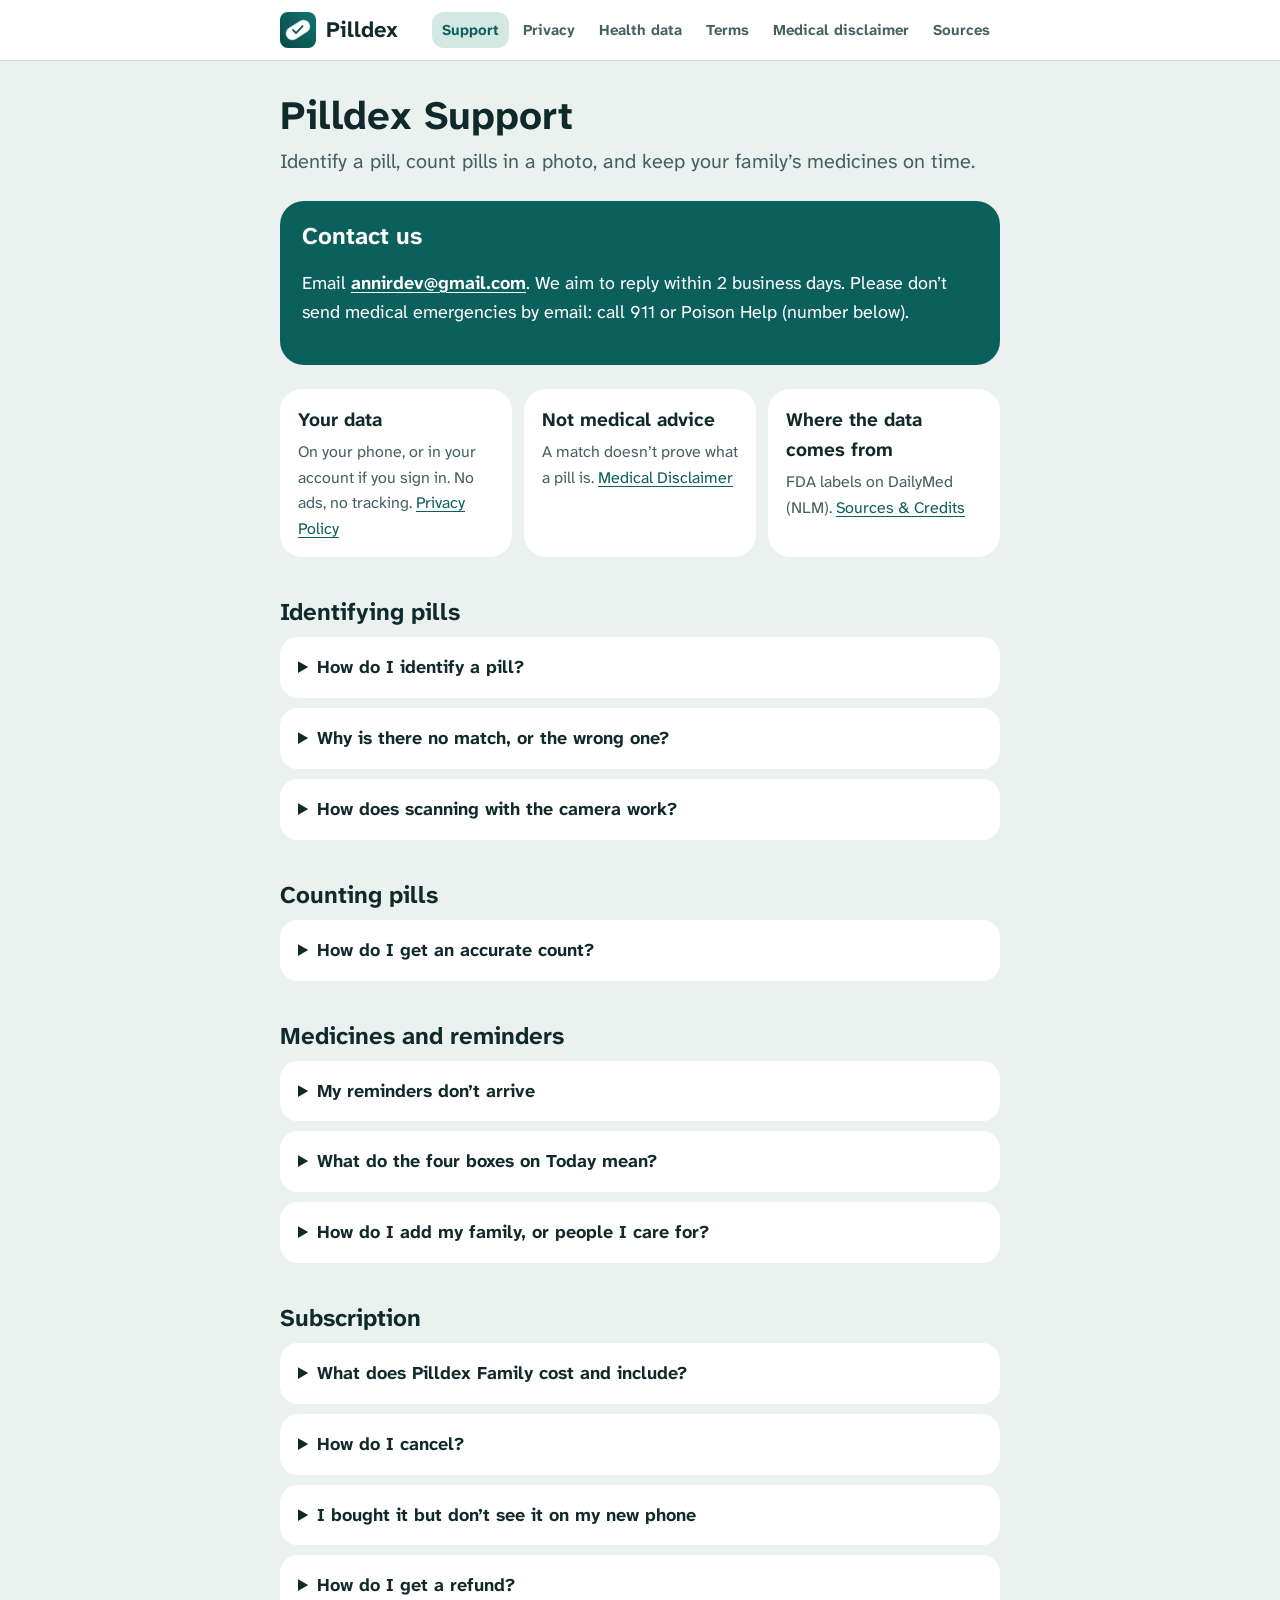
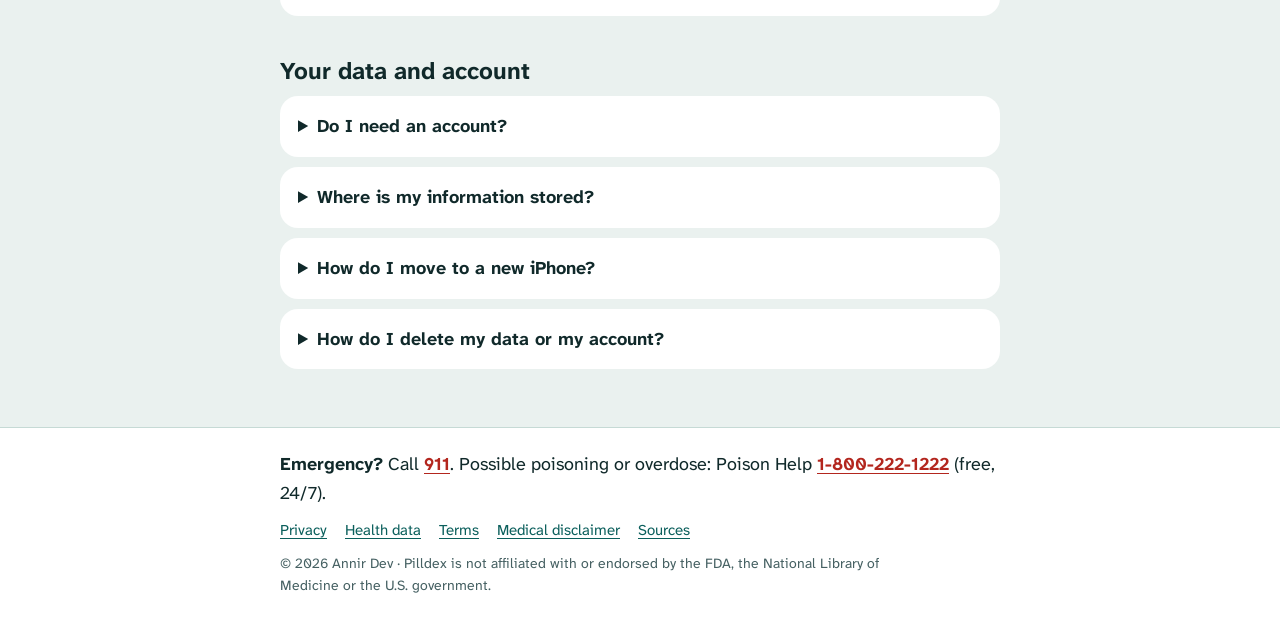
<file: index.html>
<!doctype html>
<html lang="en">
<head>
<meta charset="utf-8">
<meta name="viewport" content="width=device-width, initial-scale=1, viewport-fit=cover">
<title>Support · Pilldex</title>
<meta name="description" content="Help with Pilldex: identifying pills, counting, reminders, family, subscriptions and privacy.">
<link rel="stylesheet" href="assets/styles.css">
<link rel="icon" href="assets/icon.svg" type="image/svg+xml">
</head>
<body>
<a class="skip" href="#main">Skip to content</a>
<header class="top">
  <div class="wrap top-row">
    <a class="brand" href="index.html" aria-label="Pilldex home">
      <img src="assets/icon.svg" alt="" width="36" height="36">
      <span>Pilldex</span>
    </a>
    <nav aria-label="Pages">
      <a href="index.html" aria-current="page">Support</a>
      <a href="privacy.html">Privacy</a>
      <a href="health-data.html">Health data</a>
      <a href="terms.html">Terms</a>
      <a href="medical-disclaimer.html">Medical disclaimer</a>
      <a href="sources.html">Sources</a>
    </nav>
  </div>
</header>
<main id="main" class="wrap">
<h1>Pilldex Support</h1>
<p class="lede">Identify a pill, count pills in a photo, and keep your family’s medicines on time.</p>

<div class="contact">
  <h2>Contact us</h2>
  <p>Email <a href="mailto:annirdev@gmail.com">annirdev@gmail.com</a>. We aim to reply within 2 business days.
    Please don’t send medical emergencies by email: call 911 or Poison Help (number below).</p>
</div>

<div class="cards">
  <div class="card"><h3>Your data</h3><p>On your phone, or in your account if you sign in. No ads, no tracking. <a href="privacy.html">Privacy Policy</a></p></div>
  <div class="card"><h3>Not medical advice</h3><p>A match doesn’t prove what a pill is. <a href="medical-disclaimer.html">Medical Disclaimer</a></p></div>
  <div class="card"><h3>Where the data comes from</h3><p>FDA labels on DailyMed (NLM). <a href="sources.html">Sources &amp; Credits</a></p></div>
</div>

<h2>Identifying pills</h2>
<details>
  <summary>How do I identify a pill?</summary>
  <p>Open Identify and type the letters and numbers printed or pressed into the pill. Spaces don’t matter. If both
    sides have an imprint, add the back side too. Color and shape are optional: they only sort the matches.
    Open a match to compare your pill with the official photo, size and score line.</p>
</details>
<details>
  <summary>Why is there no match, or the wrong one?</summary>
  <ul>
    <li>Check look-alike characters: 0/O, 1/I/L, 5/S, 8/B. Try one side only and leave out logos.</li>
    <li>Pills from other countries, many supplements and some older pills aren’t in U.S. label data.</li>
    <li>A pill with no match could be counterfeit. Don’t take it; ask a pharmacist.</li>
  </ul>
</details>
<details>
  <summary>How does scanning with the camera work?</summary>
  <p>Take a photo of the pill on a plain surface, close up and in good light. The app reads the imprint on your phone and
    fills it in for you to check. Pressed-in imprints are harder to read than printed ones, so always check the text.</p>
</details>

<h2>Counting pills</h2>
<details>
  <summary>How do I get an accurate count?</summary>
  <ul>
    <li>Use a plain surface that contrasts with the pills: a dark tray for white pills.</li>
    <li>Spread the pills so they don’t overlap, and hold the phone straight above them.</li>
    <li>Tap a missed pill to add it, and tap a number to remove a wrong one. Always double-check.</li>
  </ul>
</details>

<h2>Medicines and reminders</h2>
<details>
  <summary>My reminders don’t arrive</summary>
  <ul>
    <li>Settings › Notifications › Pilldex: Allow Notifications must be on.</li>
    <li>Check that a Focus mode (such as Sleep) isn’t silencing Pilldex.</li>
    <li>Medicines with a start date or a set number of days get reminders up to 30 days ahead. Open Pilldex at
      least once a month so the next ones are set.</li>
  </ul>
</details>
<details>
  <summary>What do the four boxes on Today mean?</summary>
  <p>Like a pill organizer, the day has four boxes: Morning, Midday, Evening and Night. A filled box still has pills to
    take; tap it when they’re taken. Hold a box to take, skip or undo each dose on its own. Only today can be changed.</p>
</details>
<details>
  <summary>How do I add my family, or people I care for?</summary>
  <p>Looking after others is part of Pilldex Family. Go to Me › Family (or People you care for) › Add, then add
    medicines for each person. Every medicine and reminder shows whose it is. It works for family carers and home
    carers; it is not an official medication record for care homes.</p>
</details>

<h2>Subscription</h2>
<details>
  <summary>What does Pilldex Family cost and include?</summary>
  <p>Pilldex Family unlocks everything: medicines and reminders for you and everyone you look after, looking up,
    scanning and counting pills, and your full history. New subscribers can try it free for 7 days; the price and the
    trial are shown in the app before you subscribe. Without a subscription you can still open the app, see your
    schedule and use emergency help, and reminders you already set keep arriving.</p>
</details>
<details>
  <summary>How do I cancel?</summary>
  <p>On your iPhone: Settings › Apple Account › Subscriptions › Pilldex › Cancel Subscription. Cancel at least 24 hours
    before the trial or period ends to avoid the next charge. You keep access until the end of the period.</p>
</details>
<details>
  <summary>I bought it but don’t see it on my new phone</summary>
  <p>Open Me › Pilldex Family and tap Restore purchases, signed in with the same Apple Account.</p>
</details>
<details>
  <summary>How do I get a refund?</summary>
  <p>Purchases are handled by Apple. Request a refund at <a href="https://reportaproblem.apple.com">reportaproblem.apple.com</a>.</p>
</details>

<h2>Your data and account</h2>
<details>
  <summary>Do I need an account?</summary>
  <p>No. You can continue as a guest and keep everything on your phone. Sign in with Apple (on the last intro page, or in
    Me) if you want a backup, your data on a new phone, or your phones kept in sync.</p>
</details>
<details>
  <summary>Where is my information stored?</summary>
  <p>As a guest, only on your phone. If you sign in, also in your Pilldex account, stored with Google Cloud in the U.S.
    Only you can see it. Photos you take are never uploaded. See the <a href="privacy.html">Privacy Policy</a>.</p>
</details>
<details>
  <summary>How do I move to a new iPhone?</summary>
  <p>If you signed in, install Pilldex on the new iPhone and sign in with the same Apple Account: everything comes back.
    As a guest, your data moves with an iCloud or computer backup of your iPhone.</p>
</details>
<details>
  <summary>How do I delete my data or my account?</summary>
  <p>Delete medicines or people in the app, or delete the app to remove what is on your phone. If you signed in, go to
    Me › Account › Delete account to delete your account and everything saved in it. Older phone backups can still
    contain data until they are replaced.</p>
</details>
</main>
<footer class="foot">
  <div class="wrap foot-row">
    <p class="emergency"><strong>Emergency?</strong> Call <a href="tel:911">911</a>.
      Possible poisoning or overdose: Poison Help <a href="tel:18002221222">1-800-222-1222</a> (free, 24/7).</p>
    <nav aria-label="Legal">
      <a href="privacy.html">Privacy</a>
      <a href="health-data.html">Health data</a>
      <a href="terms.html">Terms</a>
      <a href="medical-disclaimer.html">Medical disclaimer</a>
      <a href="sources.html">Sources</a>
    </nav>
    <p class="small">© 2026 Annir Dev · Pilldex is not affiliated with or endorsed by the FDA,
      the National Library of Medicine or the U.S. government.</p>
  </div>
</footer>
</body>
</html>
</file>
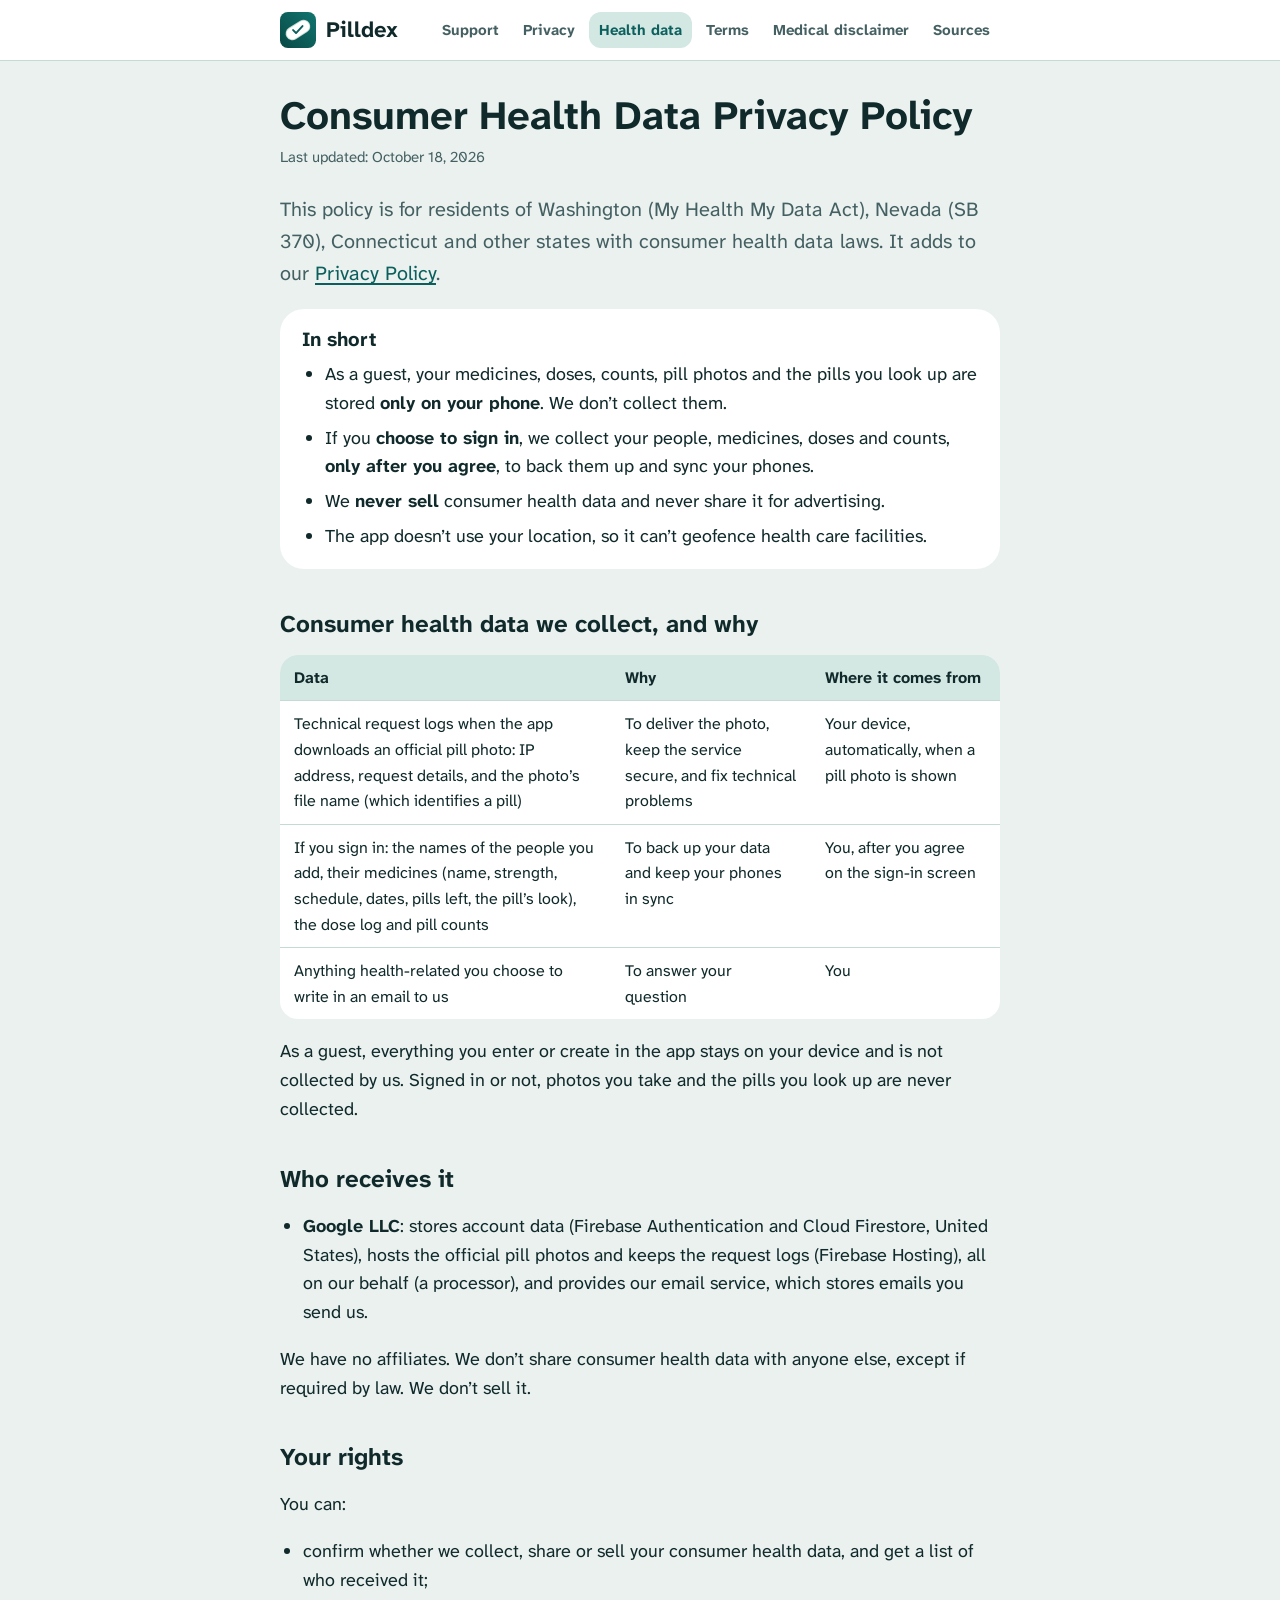
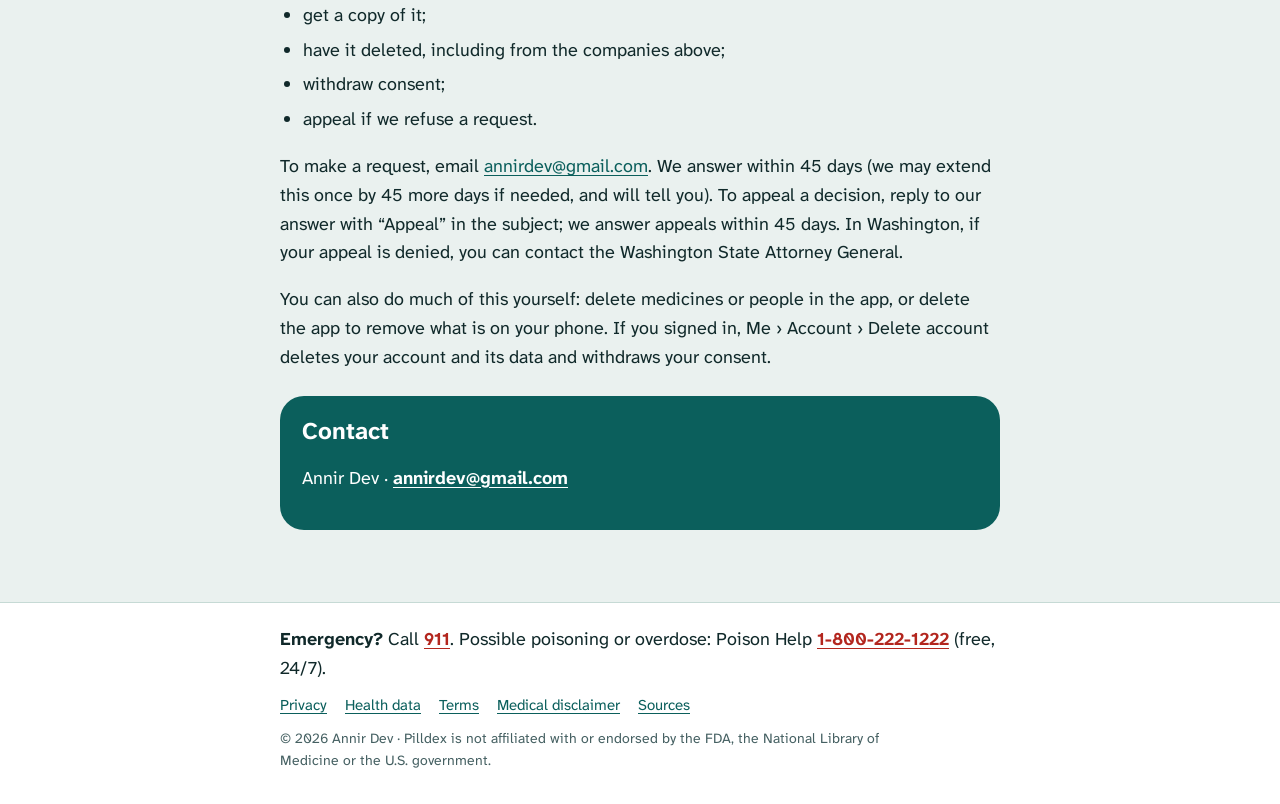
<file: health-data.html>
<!doctype html>
<html lang="en">
<head>
<meta charset="utf-8">
<meta name="viewport" content="width=device-width, initial-scale=1, viewport-fit=cover">
<title>Consumer Health Data Privacy Policy · Pilldex</title>
<meta name="description" content="What consumer health data Pilldex handles under Washington, Nevada and Connecticut law: on your phone by default, in your account only if you sign in.">
<link rel="stylesheet" href="assets/styles.css">
<link rel="icon" href="assets/icon.svg" type="image/svg+xml">
</head>
<body>
<a class="skip" href="#main">Skip to content</a>
<header class="top">
  <div class="wrap top-row">
    <a class="brand" href="index.html" aria-label="Pilldex home">
      <img src="assets/icon.svg" alt="" width="36" height="36">
      <span>Pilldex</span>
    </a>
    <nav aria-label="Pages">
      <a href="index.html">Support</a>
      <a href="privacy.html">Privacy</a>
      <a href="health-data.html" aria-current="page">Health data</a>
      <a href="terms.html">Terms</a>
      <a href="medical-disclaimer.html">Medical disclaimer</a>
      <a href="sources.html">Sources</a>
    </nav>
  </div>
</header>
<main id="main" class="wrap">
<h1>Consumer Health Data Privacy Policy</h1>
<p class="updated">Last updated: October 18, 2026</p>
<p class="lede">This policy is for residents of Washington (My Health My Data Act), Nevada (SB 370), Connecticut and
  other states with consumer health data laws. It adds to our <a href="privacy.html">Privacy Policy</a>.</p>

<div class="summary">
  <h2>In short</h2>
  <ul>
    <li>As a guest, your medicines, doses, counts, pill photos and the pills you look up are stored <strong>only on your phone</strong>. We don’t collect them.</li>
    <li>If you <strong>choose to sign in</strong>, we collect your people, medicines, doses and counts, <strong>only after you agree</strong>, to back them up and sync your phones.</li>
    <li>We <strong>never sell</strong> consumer health data and never share it for advertising.</li>
    <li>The app doesn’t use your location, so it can’t geofence health care facilities.</li>
  </ul>
</div>

<h2>Consumer health data we collect, and why</h2>
<div class="table-wrap">
  <table>
    <thead><tr><th>Data</th><th>Why</th><th>Where it comes from</th></tr></thead>
    <tbody>
      <tr>
        <td>Technical request logs when the app downloads an official pill photo: IP address, request details, and the photo’s file name (which identifies a pill)</td>
        <td>To deliver the photo, keep the service secure, and fix technical problems</td>
        <td>Your device, automatically, when a pill photo is shown</td>
      </tr>
      <tr>
        <td>If you sign in: the names of the people you add, their medicines (name, strength, schedule, dates, pills left,
          the pill’s look), the dose log and pill counts</td>
        <td>To back up your data and keep your phones in sync</td>
        <td>You, after you agree on the sign-in screen</td>
      </tr>
      <tr>
        <td>Anything health-related you choose to write in an email to us</td>
        <td>To answer your question</td>
        <td>You</td>
      </tr>
    </tbody>
  </table>
</div>
<p>As a guest, everything you enter or create in the app stays on your device and is not collected by us. Signed in or
  not, photos you take and the pills you look up are never collected.</p>

<h2>Who receives it</h2>
<ul>
  <li><strong>Google LLC</strong>: stores account data (Firebase Authentication and Cloud Firestore, United States),
    hosts the official pill photos and keeps the request logs (Firebase Hosting), all on our behalf (a processor), and
    provides our email service, which stores emails you send us.</li>
</ul>
<p>We have no affiliates. We don’t share consumer health data with anyone else, except if required by law.
  We don’t sell it.</p>

<h2>Your rights</h2>
<p>You can:</p>
<ul>
  <li>confirm whether we collect, share or sell your consumer health data, and get a list of who received it;</li>
  <li>get a copy of it;</li>
  <li>have it deleted, including from the companies above;</li>
  <li>withdraw consent;</li>
  <li>appeal if we refuse a request.</li>
</ul>
<p>To make a request, email <a href="mailto:annirdev@gmail.com">annirdev@gmail.com</a>. We answer within 45 days (we may extend
  this once by 45 more days if needed, and will tell you). To appeal a decision, reply to our answer with “Appeal”
  in the subject; we answer appeals within 45 days. In Washington, if your appeal is denied, you can contact the
  Washington State Attorney General.</p>
<p>You can also do much of this yourself: delete medicines or people in the app, or delete the app to remove what is on
  your phone. If you signed in, Me › Account › Delete account deletes your account and its data and withdraws your
  consent.</p>

<div class="contact">
  <h2>Contact</h2>
  <p>Annir Dev · <a href="mailto:annirdev@gmail.com">annirdev@gmail.com</a></p>
</div>
</main>
<footer class="foot">
  <div class="wrap foot-row">
    <p class="emergency"><strong>Emergency?</strong> Call <a href="tel:911">911</a>.
      Possible poisoning or overdose: Poison Help <a href="tel:18002221222">1-800-222-1222</a> (free, 24/7).</p>
    <nav aria-label="Legal">
      <a href="privacy.html">Privacy</a>
      <a href="health-data.html" aria-current="page">Health data</a>
      <a href="terms.html">Terms</a>
      <a href="medical-disclaimer.html">Medical disclaimer</a>
      <a href="sources.html">Sources</a>
    </nav>
    <p class="small">© 2026 Annir Dev · Pilldex is not affiliated with or endorsed by the FDA,
      the National Library of Medicine or the U.S. government.</p>
  </div>
</footer>
</body>
</html>
</file>
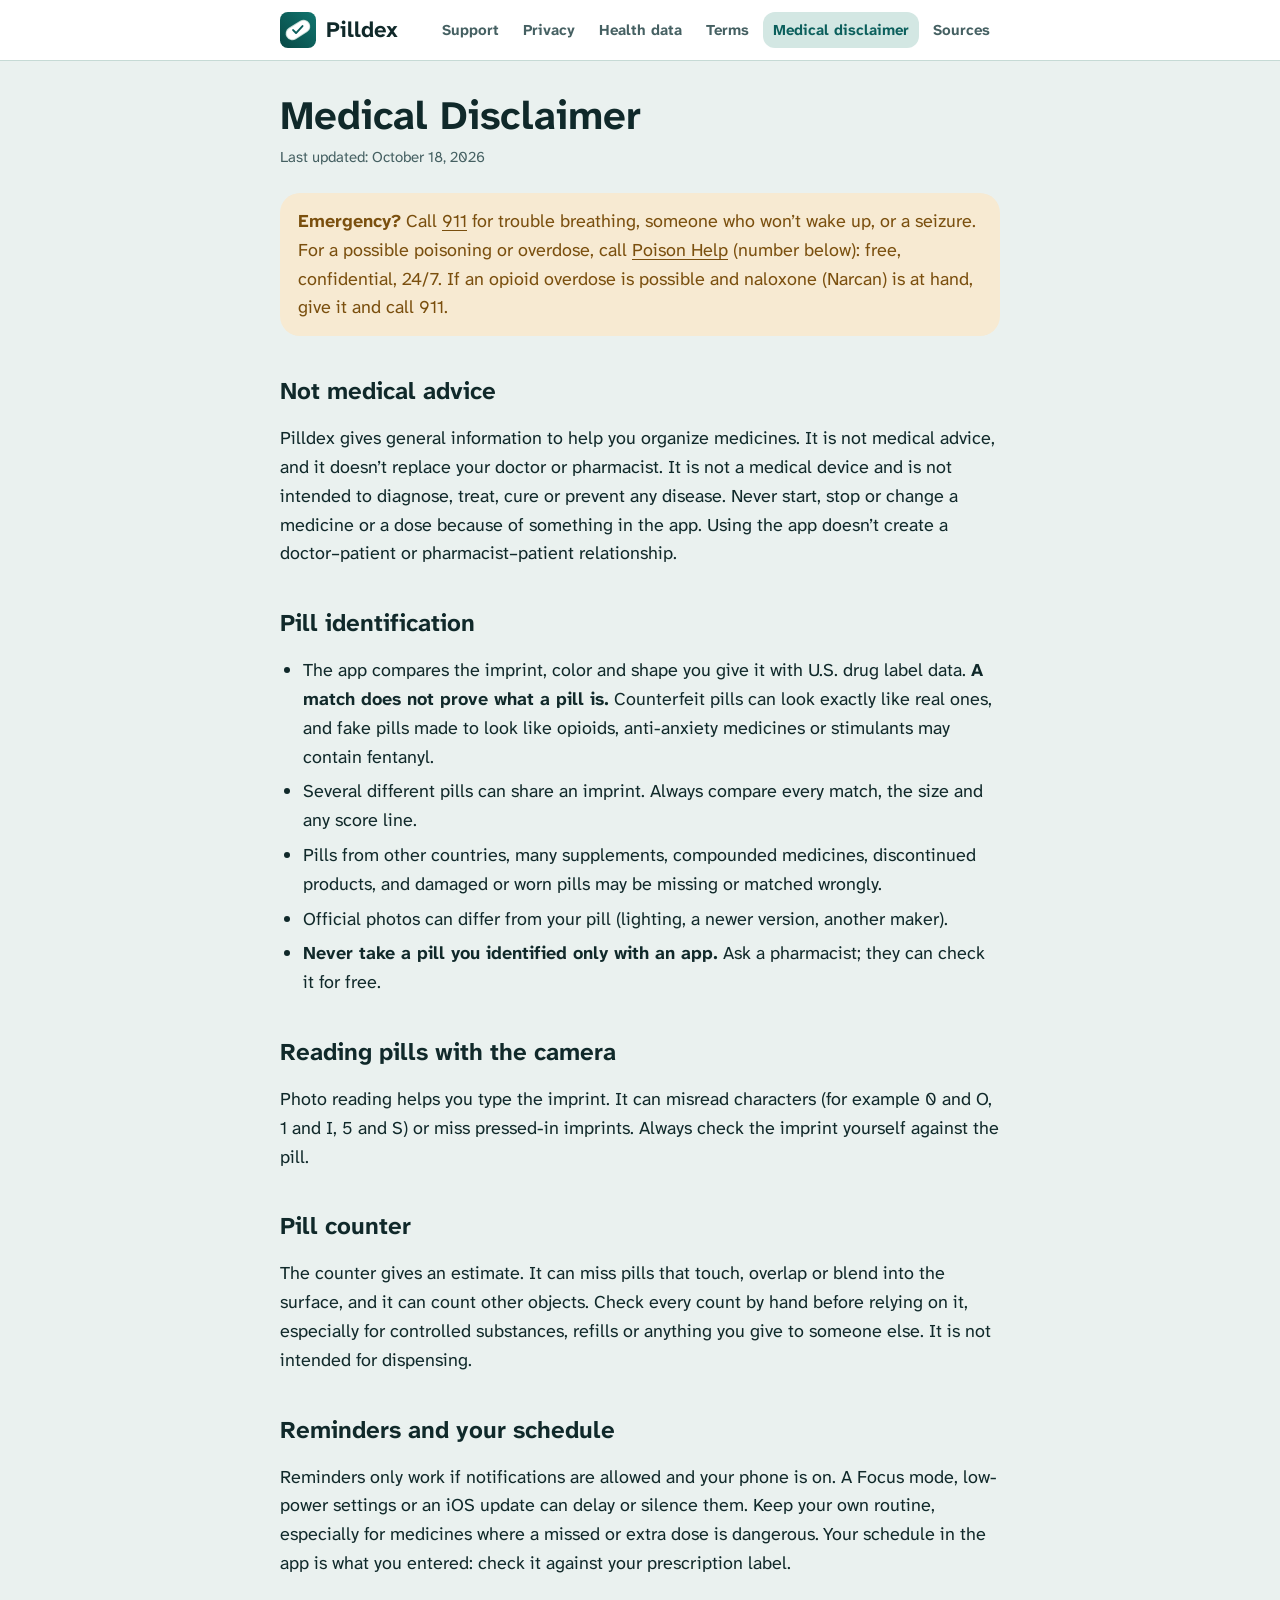
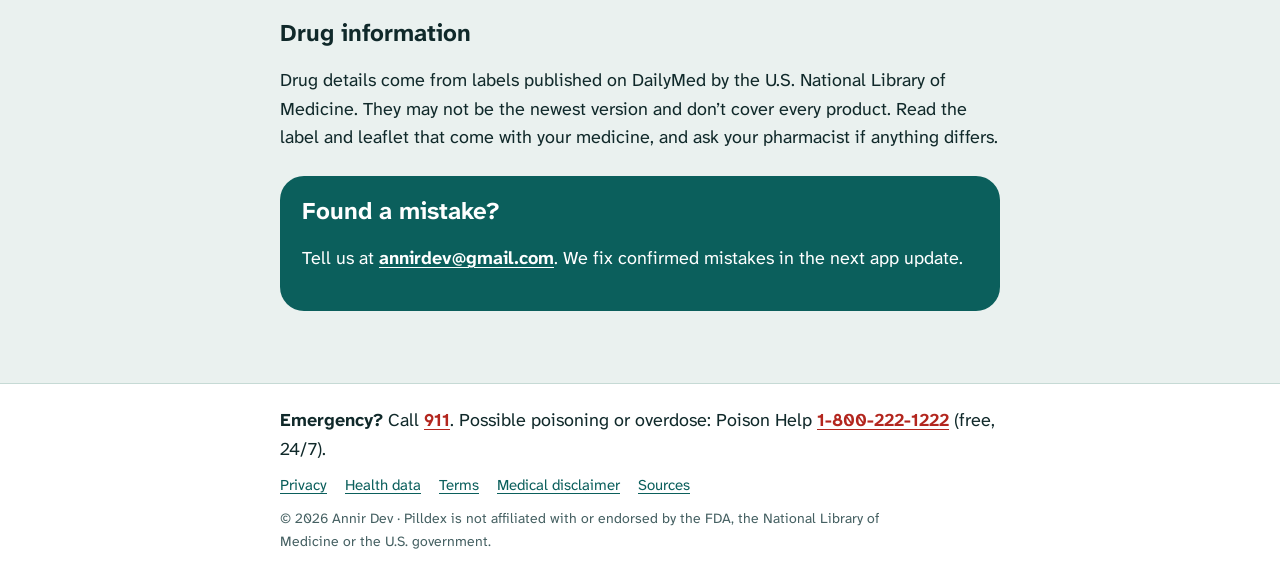
<file: medical-disclaimer.html>
<!doctype html>
<html lang="en">
<head>
<meta charset="utf-8">
<meta name="viewport" content="width=device-width, initial-scale=1, viewport-fit=cover">
<title>Medical Disclaimer · Pilldex</title>
<meta name="description" content="Pilldex is not medical advice. What pill identification, counting and reminders can and can’t do.">
<link rel="stylesheet" href="assets/styles.css">
<link rel="icon" href="assets/icon.svg" type="image/svg+xml">
</head>
<body>
<a class="skip" href="#main">Skip to content</a>
<header class="top">
  <div class="wrap top-row">
    <a class="brand" href="index.html" aria-label="Pilldex home">
      <img src="assets/icon.svg" alt="" width="36" height="36">
      <span>Pilldex</span>
    </a>
    <nav aria-label="Pages">
      <a href="index.html">Support</a>
      <a href="privacy.html">Privacy</a>
      <a href="health-data.html">Health data</a>
      <a href="terms.html">Terms</a>
      <a href="medical-disclaimer.html" aria-current="page">Medical disclaimer</a>
      <a href="sources.html">Sources</a>
    </nav>
  </div>
</header>
<main id="main" class="wrap">
<h1>Medical Disclaimer</h1>
<p class="updated">Last updated: October 18, 2026</p>

<div class="warn">
  <strong>Emergency?</strong> Call <a href="tel:911">911</a> for trouble breathing, someone who won’t wake up, or a seizure.
  For a possible poisoning or overdose, call <a href="tel:18002221222">Poison Help</a> (number below): free,
  confidential, 24/7. If an opioid overdose is possible and naloxone (Narcan) is at hand, give it and call 911.
</div>

<h2>Not medical advice</h2>
<p>Pilldex gives general information to help you organize medicines. It is not medical advice, and it doesn’t replace
  your doctor or pharmacist. It is not a medical device and is not intended to diagnose, treat, cure or prevent any
  disease. Never start, stop or change a medicine or a dose because of something in the app. Using the app doesn’t
  create a doctor–patient or pharmacist–patient relationship.</p>

<h2>Pill identification</h2>
<ul>
  <li>The app compares the imprint, color and shape you give it with U.S. drug label data. <strong>A match does not prove
    what a pill is.</strong> Counterfeit pills can look exactly like real ones, and fake pills made to look like opioids,
    anti-anxiety medicines or stimulants may contain fentanyl.</li>
  <li>Several different pills can share an imprint. Always compare every match, the size and any score line.</li>
  <li>Pills from other countries, many supplements, compounded medicines, discontinued products, and damaged or
    worn pills may be missing or matched wrongly.</li>
  <li>Official photos can differ from your pill (lighting, a newer version, another maker).</li>
  <li><strong>Never take a pill you identified only with an app.</strong> Ask a pharmacist; they can check it for free.</li>
</ul>

<h2>Reading pills with the camera</h2>
<p>Photo reading helps you type the imprint. It can misread characters (for example 0 and O, 1 and I, 5 and S) or miss
  pressed-in imprints. Always check the imprint yourself against the pill.</p>

<h2>Pill counter</h2>
<p>The counter gives an estimate. It can miss pills that touch, overlap or blend into the surface, and it can count
  other objects. Check every count by hand before relying on it, especially for controlled substances, refills or
  anything you give to someone else. It is not intended for dispensing.</p>

<h2>Reminders and your schedule</h2>
<p>Reminders only work if notifications are allowed and your phone is on. A Focus mode, low-power settings or an iOS
  update can delay or silence them. Keep your own routine, especially for medicines where a missed or extra dose is
  dangerous. Your schedule in the app is what you entered: check it against your prescription label.</p>

<h2>Drug information</h2>
<p>Drug details come from labels published on DailyMed by the U.S. National Library of Medicine. They may not be the
  newest version and don’t cover every product. Read the label and leaflet that come with your medicine, and ask your
  pharmacist if anything differs.</p>

<div class="contact">
  <h2>Found a mistake?</h2>
  <p>Tell us at <a href="mailto:annirdev@gmail.com">annirdev@gmail.com</a>. We fix confirmed mistakes in the next app update.</p>
</div>
</main>
<footer class="foot">
  <div class="wrap foot-row">
    <p class="emergency"><strong>Emergency?</strong> Call <a href="tel:911">911</a>.
      Possible poisoning or overdose: Poison Help <a href="tel:18002221222">1-800-222-1222</a> (free, 24/7).</p>
    <nav aria-label="Legal">
      <a href="privacy.html">Privacy</a>
      <a href="health-data.html">Health data</a>
      <a href="terms.html">Terms</a>
      <a href="medical-disclaimer.html" aria-current="page">Medical disclaimer</a>
      <a href="sources.html">Sources</a>
    </nav>
    <p class="small">© 2026 Annir Dev · Pilldex is not affiliated with or endorsed by the FDA,
      the National Library of Medicine or the U.S. government.</p>
  </div>
</footer>
</body>
</html>
</file>
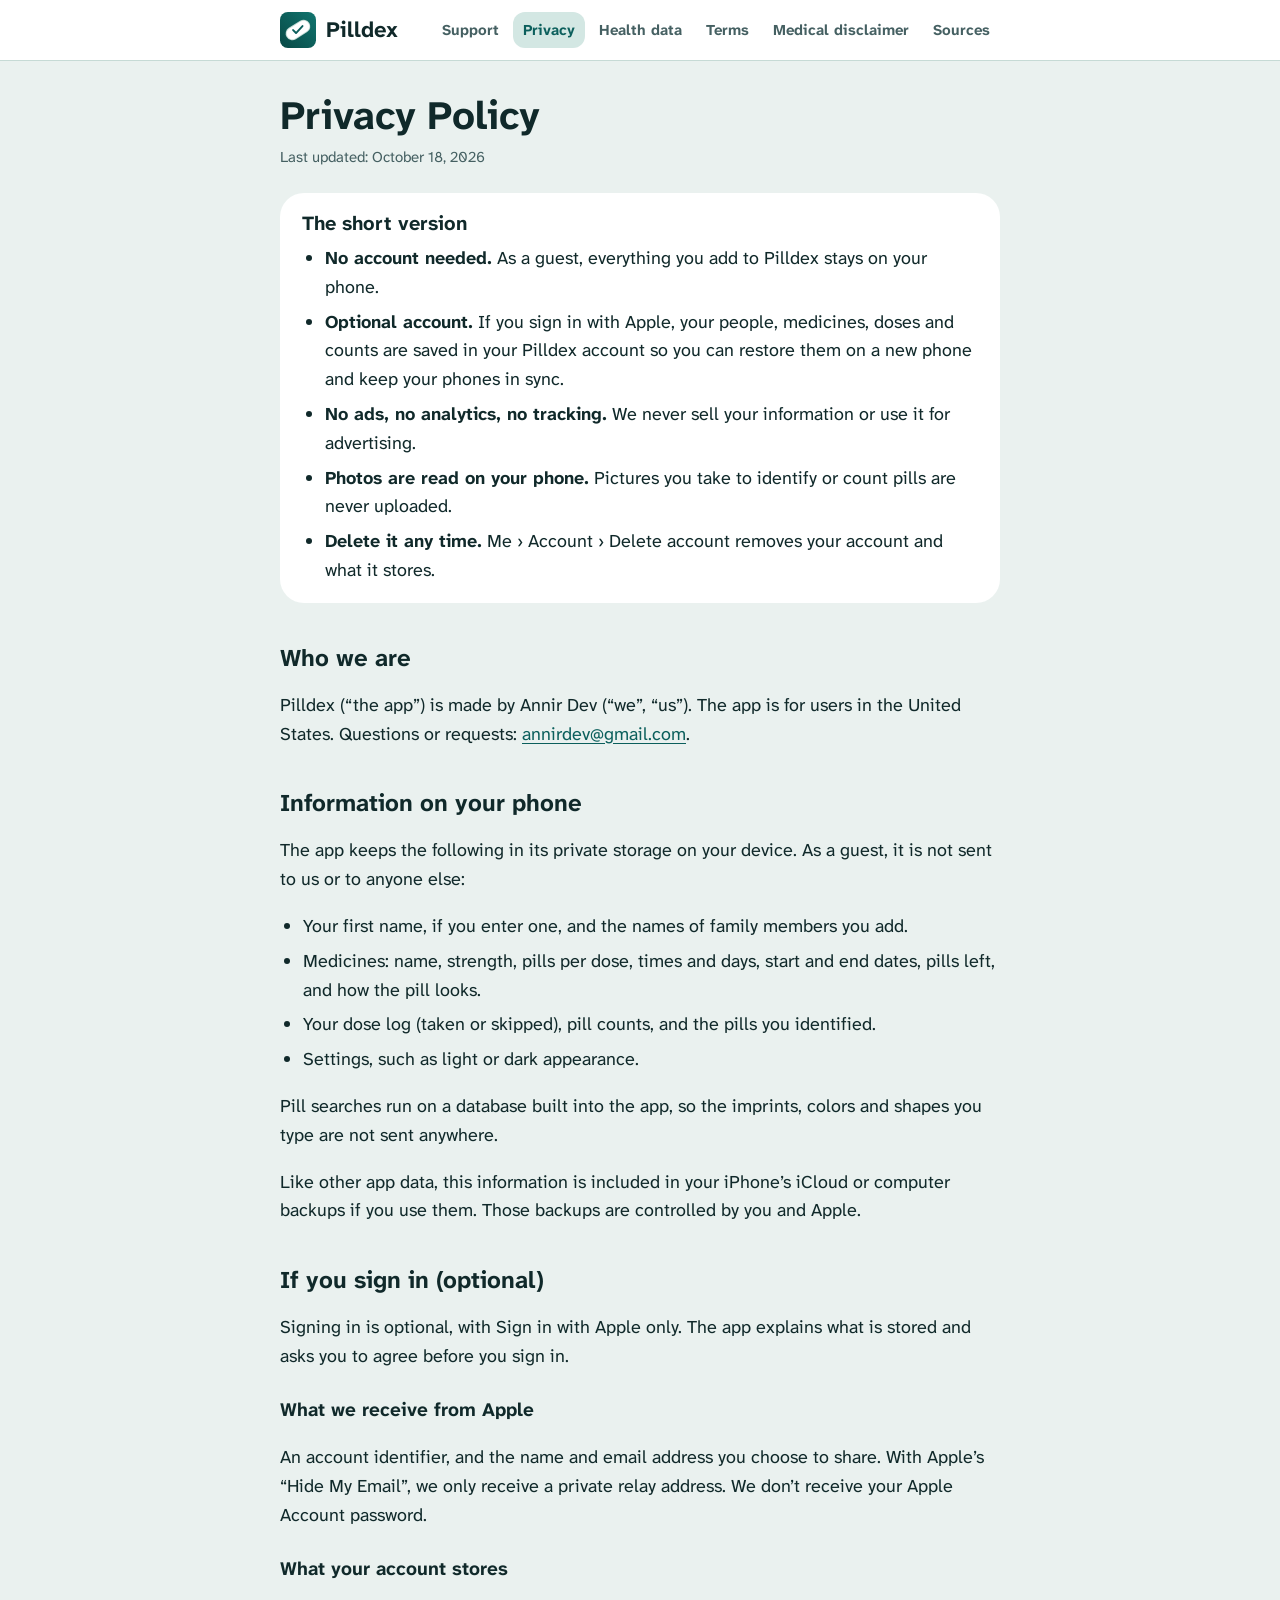
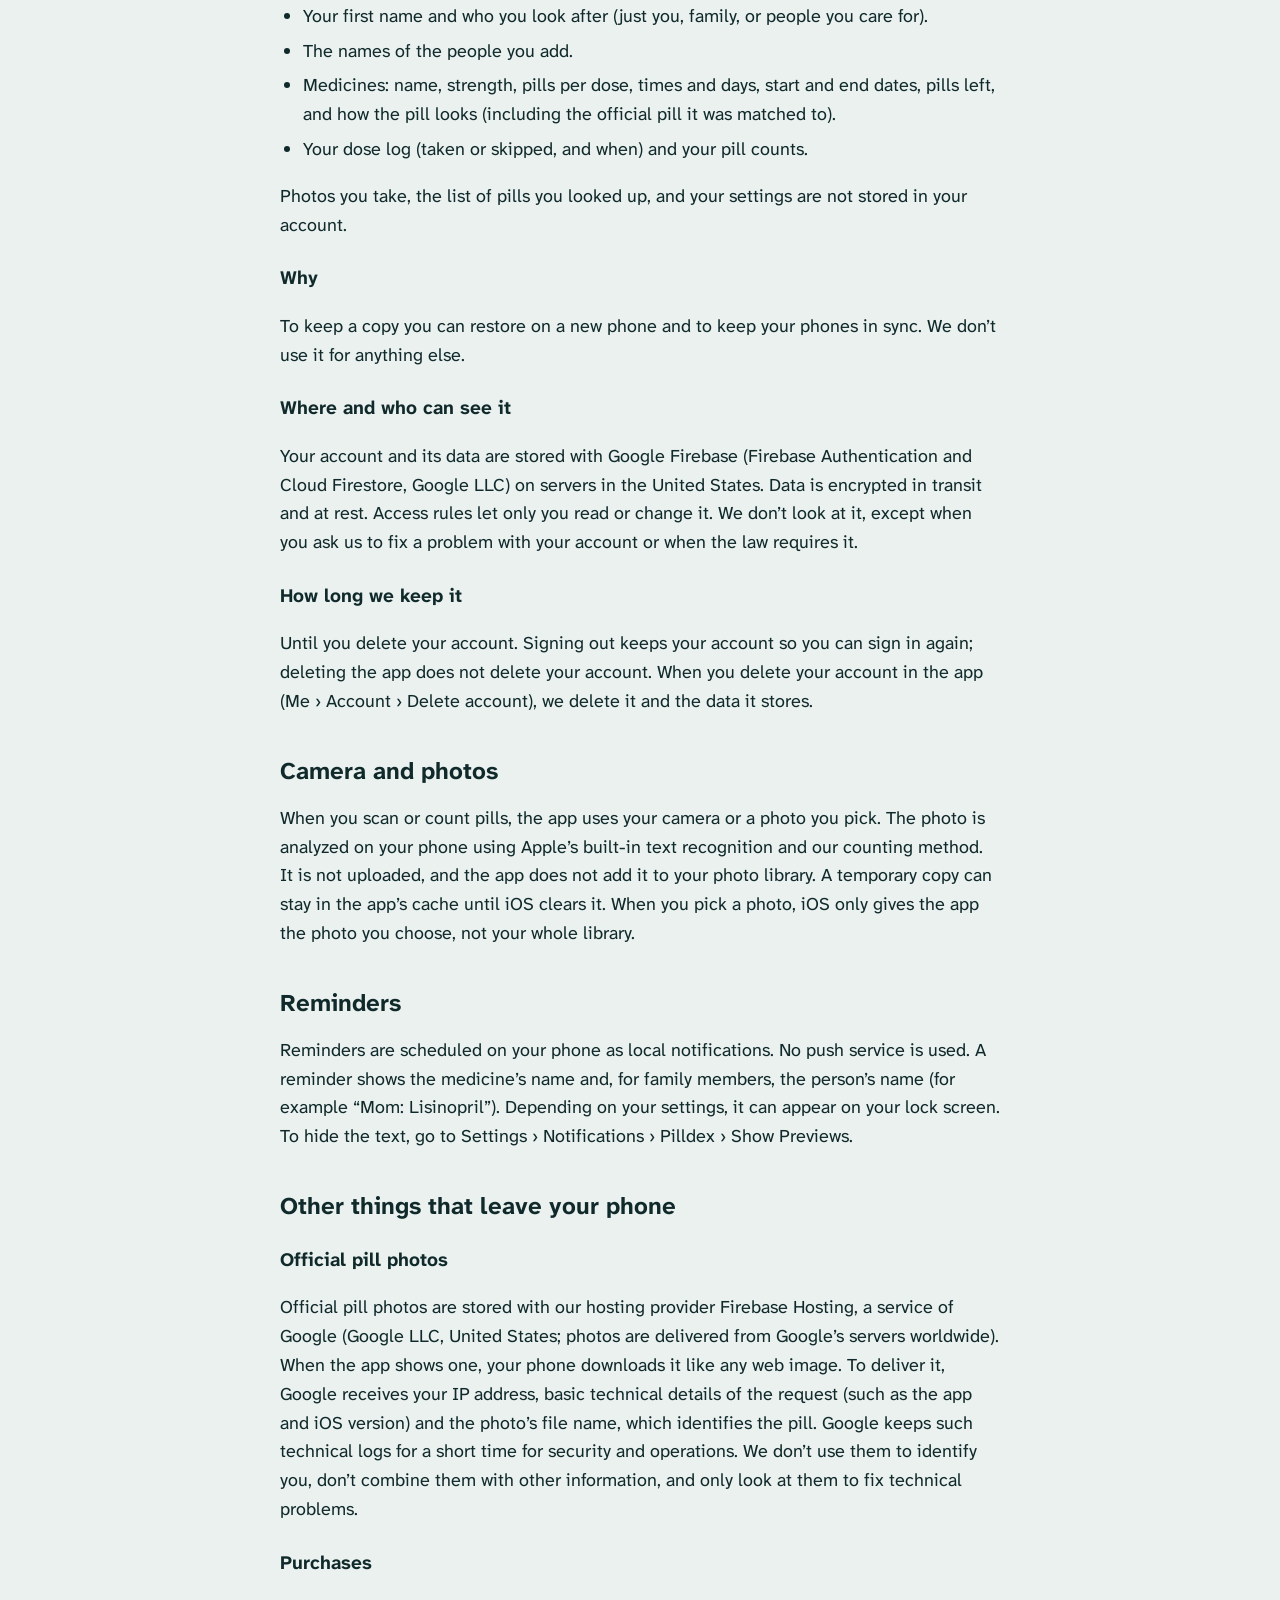
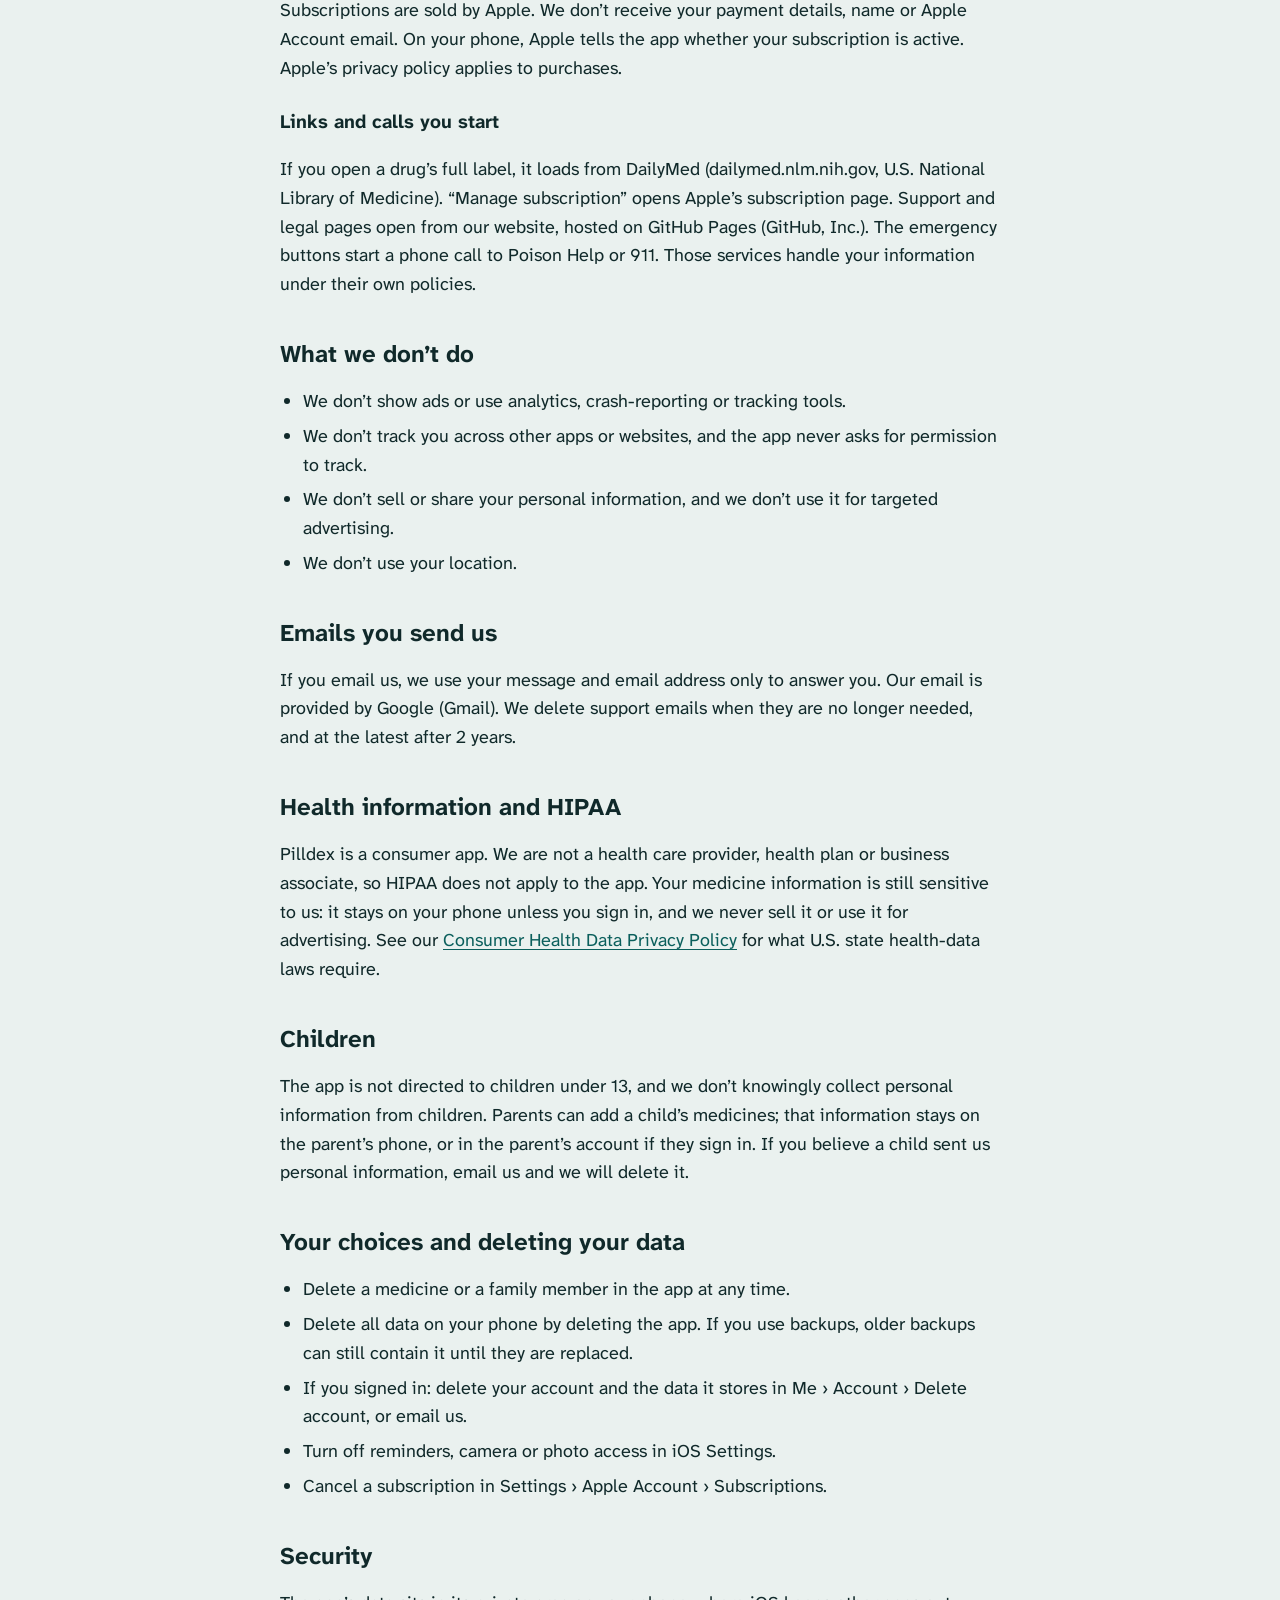
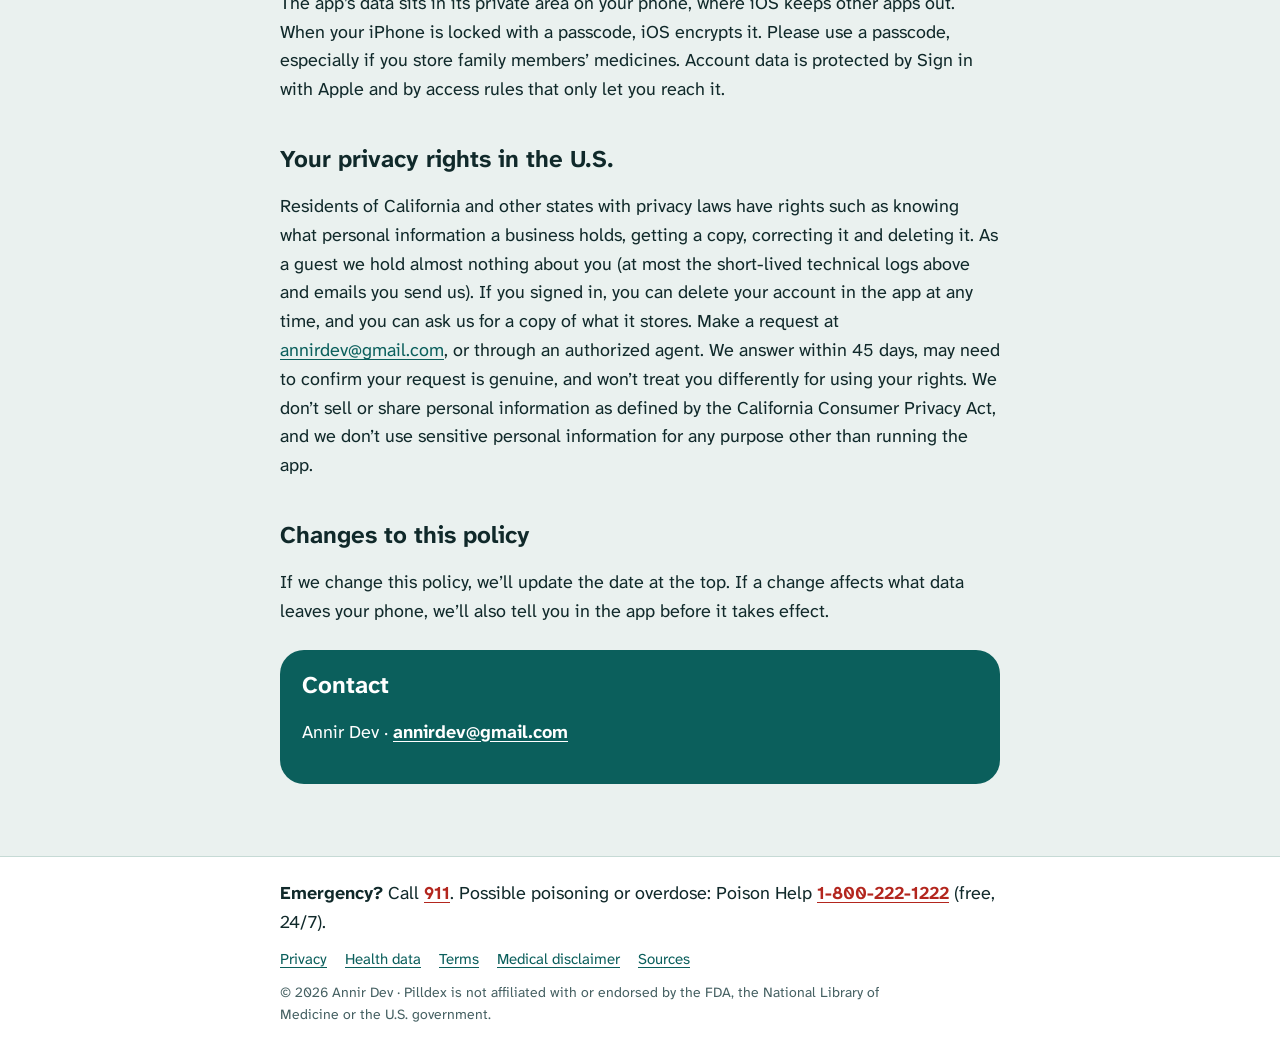
<file: privacy.html>
<!doctype html>
<html lang="en">
<head>
<meta charset="utf-8">
<meta name="viewport" content="width=device-width, initial-scale=1, viewport-fit=cover">
<title>Privacy Policy · Pilldex</title>
<meta name="description" content="How Pilldex handles your information: no account needed, optional backup with Sign in with Apple, and no ads or tracking.">
<link rel="stylesheet" href="assets/styles.css">
<link rel="icon" href="assets/icon.svg" type="image/svg+xml">
</head>
<body>
<a class="skip" href="#main">Skip to content</a>
<header class="top">
  <div class="wrap top-row">
    <a class="brand" href="index.html" aria-label="Pilldex home">
      <img src="assets/icon.svg" alt="" width="36" height="36">
      <span>Pilldex</span>
    </a>
    <nav aria-label="Pages">
      <a href="index.html">Support</a>
      <a href="privacy.html" aria-current="page">Privacy</a>
      <a href="health-data.html">Health data</a>
      <a href="terms.html">Terms</a>
      <a href="medical-disclaimer.html">Medical disclaimer</a>
      <a href="sources.html">Sources</a>
    </nav>
  </div>
</header>
<main id="main" class="wrap">
<h1>Privacy Policy</h1>
<p class="updated">Last updated: October 18, 2026</p>

<div class="summary">
  <h2>The short version</h2>
  <ul>
    <li><strong>No account needed.</strong> As a guest, everything you add to Pilldex stays on your phone.</li>
    <li><strong>Optional account.</strong> If you sign in with Apple, your people, medicines, doses and counts are saved in your Pilldex account so you can restore them on a new phone and keep your phones in sync.</li>
    <li><strong>No ads, no analytics, no tracking.</strong> We never sell your information or use it for advertising.</li>
    <li><strong>Photos are read on your phone.</strong> Pictures you take to identify or count pills are never uploaded.</li>
    <li><strong>Delete it any time.</strong> Me › Account › Delete account removes your account and what it stores.</li>
  </ul>
</div>

<h2>Who we are</h2>
<p>Pilldex (“the app”) is made by Annir Dev (“we”, “us”). The app is for users in the United States.
  Questions or requests: <a href="mailto:annirdev@gmail.com">annirdev@gmail.com</a>.</p>

<h2>Information on your phone</h2>
<p>The app keeps the following in its private storage on your device. As a guest, it is not sent to us or to anyone else:</p>
<ul>
  <li>Your first name, if you enter one, and the names of family members you add.</li>
  <li>Medicines: name, strength, pills per dose, times and days, start and end dates, pills left, and how the pill looks.</li>
  <li>Your dose log (taken or skipped), pill counts, and the pills you identified.</li>
  <li>Settings, such as light or dark appearance.</li>
</ul>
<p>Pill searches run on a database built into the app, so the imprints, colors and shapes you type are not sent anywhere.</p>
<p>Like other app data, this information is included in your iPhone’s iCloud or computer backups if you use them.
  Those backups are controlled by you and Apple.</p>

<h2>If you sign in (optional)</h2>
<p>Signing in is optional, with Sign in with Apple only. The app explains what is stored and asks you to agree before you sign in.</p>
<h3>What we receive from Apple</h3>
<p>An account identifier, and the name and email address you choose to share. With Apple’s “Hide My Email”, we only
  receive a private relay address. We don’t receive your Apple Account password.</p>
<h3>What your account stores</h3>
<ul>
  <li>Your first name and who you look after (just you, family, or people you care for).</li>
  <li>The names of the people you add.</li>
  <li>Medicines: name, strength, pills per dose, times and days, start and end dates, pills left, and how the pill looks
    (including the official pill it was matched to).</li>
  <li>Your dose log (taken or skipped, and when) and your pill counts.</li>
</ul>
<p>Photos you take, the list of pills you looked up, and your settings are not stored in your account.</p>
<h3>Why</h3>
<p>To keep a copy you can restore on a new phone and to keep your phones in sync. We don’t use it for anything else.</p>
<h3>Where and who can see it</h3>
<p>Your account and its data are stored with Google Firebase (Firebase Authentication and Cloud Firestore, Google LLC)
  on servers in the United States. Data is encrypted in transit and at rest. Access rules let only you read or
  change it. We don’t look at it, except when you ask us to fix a problem with your
  account or when the law requires it.</p>
<h3>How long we keep it</h3>
<p>Until you delete your account. Signing out keeps your account so you can sign in again; deleting the app does not delete
  your account. When you delete your account in the app (Me › Account › Delete account), we delete it and the data it
  stores.</p>

<h2>Camera and photos</h2>
<p>When you scan or count pills, the app uses your camera or a photo you pick. The photo is analyzed on your phone
  using Apple’s built-in text recognition and our counting method. It is not uploaded, and the app does not add it to
  your photo library. A temporary copy can stay in the app’s cache until iOS clears it. When you pick a photo,
  iOS only gives the app the photo you choose, not your whole library.</p>

<h2>Reminders</h2>
<p>Reminders are scheduled on your phone as local notifications. No push service is used. A reminder shows the medicine’s
  name and, for family members, the person’s name (for example “Mom: Lisinopril”). Depending on your settings, it can
  appear on your lock screen. To hide the text, go to Settings › Notifications › Pilldex › Show Previews.</p>

<h2>Other things that leave your phone</h2>
<h3>Official pill photos</h3>
<p>Official pill photos are stored with our hosting provider Firebase Hosting, a service of Google (Google LLC, United
  States; photos are delivered from Google’s servers worldwide). When the app shows one, your phone downloads it like
  any web image. To deliver it, Google receives your IP address,
  basic technical details of the request (such as the app and iOS version) and the photo’s file name, which
  identifies the pill. Google keeps such technical logs for a short time for security and operations. We don’t use
  them to identify you, don’t combine them with other information, and only look at them to fix technical problems.</p>
<h3>Purchases</h3>
<p>Subscriptions are sold by Apple. We don’t receive your payment details, name or Apple Account email. On your phone,
  Apple tells the app whether your subscription is active. Apple’s privacy policy applies to purchases.</p>
<h3>Links and calls you start</h3>
<p>If you open a drug’s full label, it loads from DailyMed (dailymed.nlm.nih.gov, U.S. National Library of Medicine).
  “Manage subscription” opens Apple’s subscription page. Support and legal pages open from our website, hosted on
  GitHub Pages (GitHub, Inc.). The emergency buttons start a phone call to Poison Help or 911. Those services handle
  your information under their own policies.</p>

<h2>What we don’t do</h2>
<ul>
  <li>We don’t show ads or use analytics, crash-reporting or tracking tools.</li>
  <li>We don’t track you across other apps or websites, and the app never asks for permission to track.</li>
  <li>We don’t sell or share your personal information, and we don’t use it for targeted advertising.</li>
  <li>We don’t use your location.</li>
</ul>

<h2>Emails you send us</h2>
<p>If you email us, we use your message and email address only to answer you. Our email is provided by Google (Gmail).
  We delete support emails when they are no longer needed, and at the latest after 2 years.</p>

<h2>Health information and HIPAA</h2>
<p>Pilldex is a consumer app. We are not a health care provider, health plan or business associate, so HIPAA does not
  apply to the app. Your medicine information is still sensitive to us: it stays on your phone unless you sign in, and
  we never sell it or use it for advertising.
  See our <a href="health-data.html">Consumer Health Data Privacy Policy</a> for what U.S. state health-data laws require.</p>

<h2>Children</h2>
<p>The app is not directed to children under 13, and we don’t knowingly collect personal information from children.
  Parents can add a child’s medicines; that information stays on the parent’s phone, or in the parent’s account if
  they sign in. If you believe a child sent us
  personal information, email us and we will delete it.</p>

<h2>Your choices and deleting your data</h2>
<ul>
  <li>Delete a medicine or a family member in the app at any time.</li>
  <li>Delete all data on your phone by deleting the app. If you use backups, older backups can still contain it until they are replaced.</li>
  <li>If you signed in: delete your account and the data it stores in Me › Account › Delete account, or email us.</li>
  <li>Turn off reminders, camera or photo access in iOS Settings.</li>
  <li>Cancel a subscription in Settings › Apple Account › Subscriptions.</li>
</ul>

<h2>Security</h2>
<p>The app’s data sits in its private area on your phone, where iOS keeps other apps out. When your iPhone is locked with
  a passcode, iOS encrypts it. Please use a passcode, especially if you store family members’ medicines. Account data is
  protected by Sign in with Apple and by access rules that only let you reach it.</p>

<h2>Your privacy rights in the U.S.</h2>
<p>Residents of California and other states with privacy laws have rights such as knowing what personal information
  a business holds, getting a copy, correcting it and deleting it. As a guest we hold almost nothing about you (at most
  the short-lived technical logs above and emails you send us). If you signed in, you can delete your account in the app
  at any time, and you can ask us for a copy of what it stores. Make a request at <a href="mailto:annirdev@gmail.com">annirdev@gmail.com</a>, or through an authorized agent. We answer within 45 days, may need to confirm
  your request is genuine, and won’t treat you differently for using your rights. We don’t sell or share personal
  information as defined by the California Consumer Privacy Act, and we don’t use sensitive personal information for any
  purpose other than running the app.</p>

<h2>Changes to this policy</h2>
<p>If we change this policy, we’ll update the date at the top. If a change affects what data leaves your phone, we’ll
  also tell you in the app before it takes effect.</p>

<div class="contact">
  <h2>Contact</h2>
  <p>Annir Dev · <a href="mailto:annirdev@gmail.com">annirdev@gmail.com</a></p>
</div>
</main>
<footer class="foot">
  <div class="wrap foot-row">
    <p class="emergency"><strong>Emergency?</strong> Call <a href="tel:911">911</a>.
      Possible poisoning or overdose: Poison Help <a href="tel:18002221222">1-800-222-1222</a> (free, 24/7).</p>
    <nav aria-label="Legal">
      <a href="privacy.html" aria-current="page">Privacy</a>
      <a href="health-data.html">Health data</a>
      <a href="terms.html">Terms</a>
      <a href="medical-disclaimer.html">Medical disclaimer</a>
      <a href="sources.html">Sources</a>
    </nav>
    <p class="small">© 2026 Annir Dev · Pilldex is not affiliated with or endorsed by the FDA,
      the National Library of Medicine or the U.S. government.</p>
  </div>
</footer>
</body>
</html>
</file>
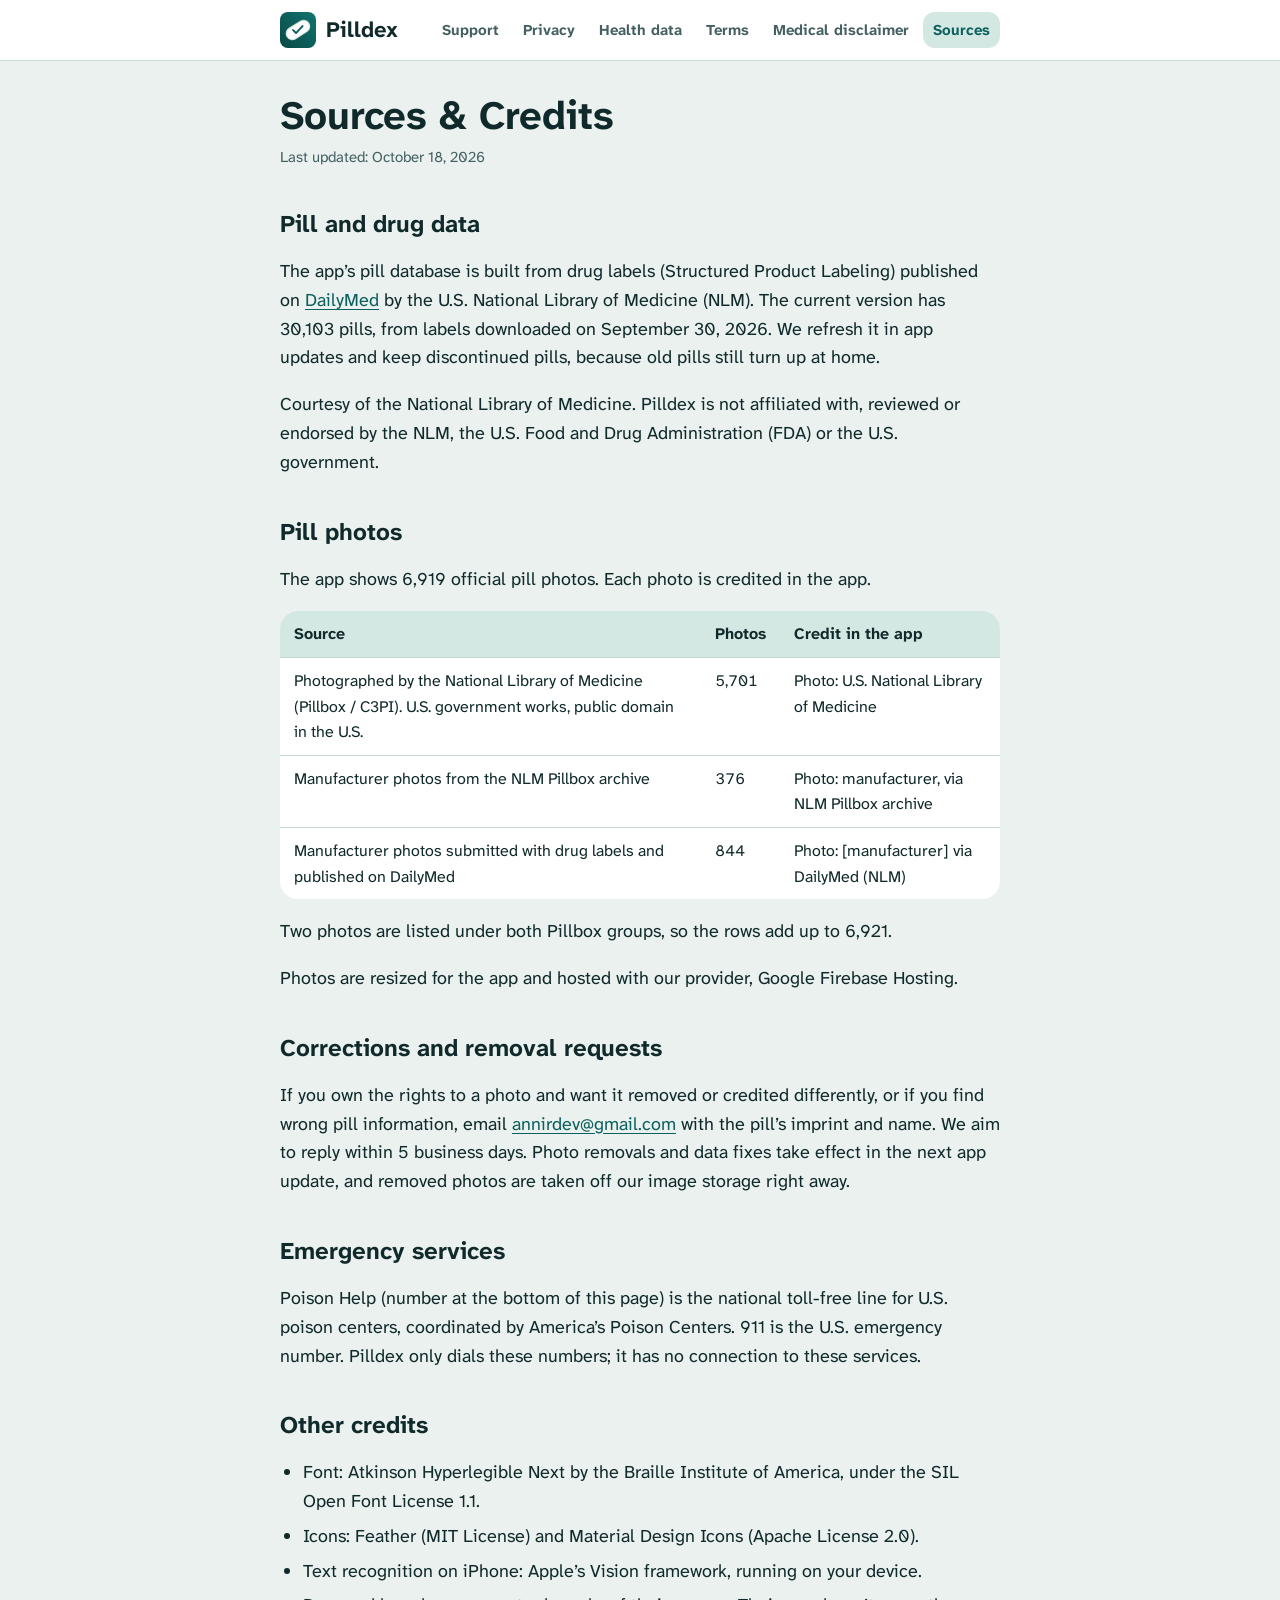
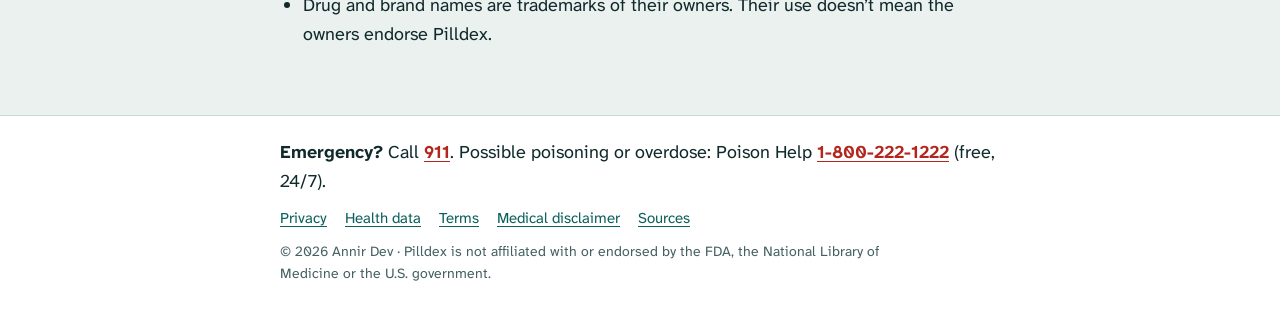
<file: sources.html>
<!doctype html>
<html lang="en">
<head>
<meta charset="utf-8">
<meta name="viewport" content="width=device-width, initial-scale=1, viewport-fit=cover">
<title>Sources & Credits · Pilldex</title>
<meta name="description" content="Where Pilldex’s pill data and photos come from, credits, and how to request a correction or removal.">
<link rel="stylesheet" href="assets/styles.css">
<link rel="icon" href="assets/icon.svg" type="image/svg+xml">
</head>
<body>
<a class="skip" href="#main">Skip to content</a>
<header class="top">
  <div class="wrap top-row">
    <a class="brand" href="index.html" aria-label="Pilldex home">
      <img src="assets/icon.svg" alt="" width="36" height="36">
      <span>Pilldex</span>
    </a>
    <nav aria-label="Pages">
      <a href="index.html">Support</a>
      <a href="privacy.html">Privacy</a>
      <a href="health-data.html">Health data</a>
      <a href="terms.html">Terms</a>
      <a href="medical-disclaimer.html">Medical disclaimer</a>
      <a href="sources.html" aria-current="page">Sources</a>
    </nav>
  </div>
</header>
<main id="main" class="wrap">
<h1>Sources &amp; Credits</h1>
<p class="updated">Last updated: October 18, 2026</p>

<h2>Pill and drug data</h2>
<p>The app’s pill database is built from drug labels (Structured Product Labeling) published on
  <a href="https://dailymed.nlm.nih.gov">DailyMed</a> by the U.S. National Library of Medicine (NLM).
  The current version has 30,103 pills, from labels downloaded on September 30, 2026. We refresh it in app updates and keep
  discontinued pills, because old pills still turn up at home.</p>
<p>Courtesy of the National Library of Medicine. Pilldex is not affiliated with, reviewed or endorsed by the NLM,
  the U.S. Food and Drug Administration (FDA) or the U.S. government.</p>

<h2>Pill photos</h2>
<p>The app shows 6,919 official pill photos. Each photo is credited in the app.</p>
<div class="table-wrap">
  <table>
    <thead><tr><th>Source</th><th>Photos</th><th>Credit in the app</th></tr></thead>
    <tbody>
      <tr><td>Photographed by the National Library of Medicine (Pillbox / C3PI). U.S. government works, public domain in the U.S.</td>
        <td class="num">5,701</td><td>Photo: U.S. National Library of Medicine</td></tr>
      <tr><td>Manufacturer photos from the NLM Pillbox archive</td>
        <td class="num">376</td><td>Photo: manufacturer, via NLM Pillbox archive</td></tr>
      <tr><td>Manufacturer photos submitted with drug labels and published on DailyMed</td>
        <td class="num">844</td><td>Photo: [manufacturer] via DailyMed (NLM)</td></tr>
    </tbody>
  </table>
</div>
<p>Two photos are listed under both Pillbox groups, so the rows add up to 6,921.</p>
<p>Photos are resized for the app and hosted with our provider, Google Firebase Hosting.</p>

<h2>Corrections and removal requests</h2>
<p>If you own the rights to a photo and want it removed or credited differently, or if you find wrong pill information,
  email <a href="mailto:annirdev@gmail.com">annirdev@gmail.com</a> with the pill’s imprint and name. We aim to reply within 5 business days.
  Photo removals and data fixes take effect in the next app update, and removed photos are taken off our image storage
  right away.</p>

<h2>Emergency services</h2>
<p>Poison Help (number at the bottom of this page) is the national toll-free line for U.S. poison centers, coordinated by
  America’s Poison Centers. 911 is the U.S. emergency number. Pilldex only dials these numbers; it has no connection
  to these services.</p>

<h2>Other credits</h2>
<ul>
  <li>Font: Atkinson Hyperlegible Next by the Braille Institute of America, under the SIL Open Font License 1.1.</li>
  <li>Icons: Feather (MIT License) and Material Design Icons (Apache License 2.0).</li>
  <li>Text recognition on iPhone: Apple’s Vision framework, running on your device.</li>
  <li>Drug and brand names are trademarks of their owners. Their use doesn’t mean the owners endorse Pilldex.</li>
</ul>
</main>
<footer class="foot">
  <div class="wrap foot-row">
    <p class="emergency"><strong>Emergency?</strong> Call <a href="tel:911">911</a>.
      Possible poisoning or overdose: Poison Help <a href="tel:18002221222">1-800-222-1222</a> (free, 24/7).</p>
    <nav aria-label="Legal">
      <a href="privacy.html">Privacy</a>
      <a href="health-data.html">Health data</a>
      <a href="terms.html">Terms</a>
      <a href="medical-disclaimer.html">Medical disclaimer</a>
      <a href="sources.html" aria-current="page">Sources</a>
    </nav>
    <p class="small">© 2026 Annir Dev · Pilldex is not affiliated with or endorsed by the FDA,
      the National Library of Medicine or the U.S. government.</p>
  </div>
</footer>
</body>
</html>
</file>
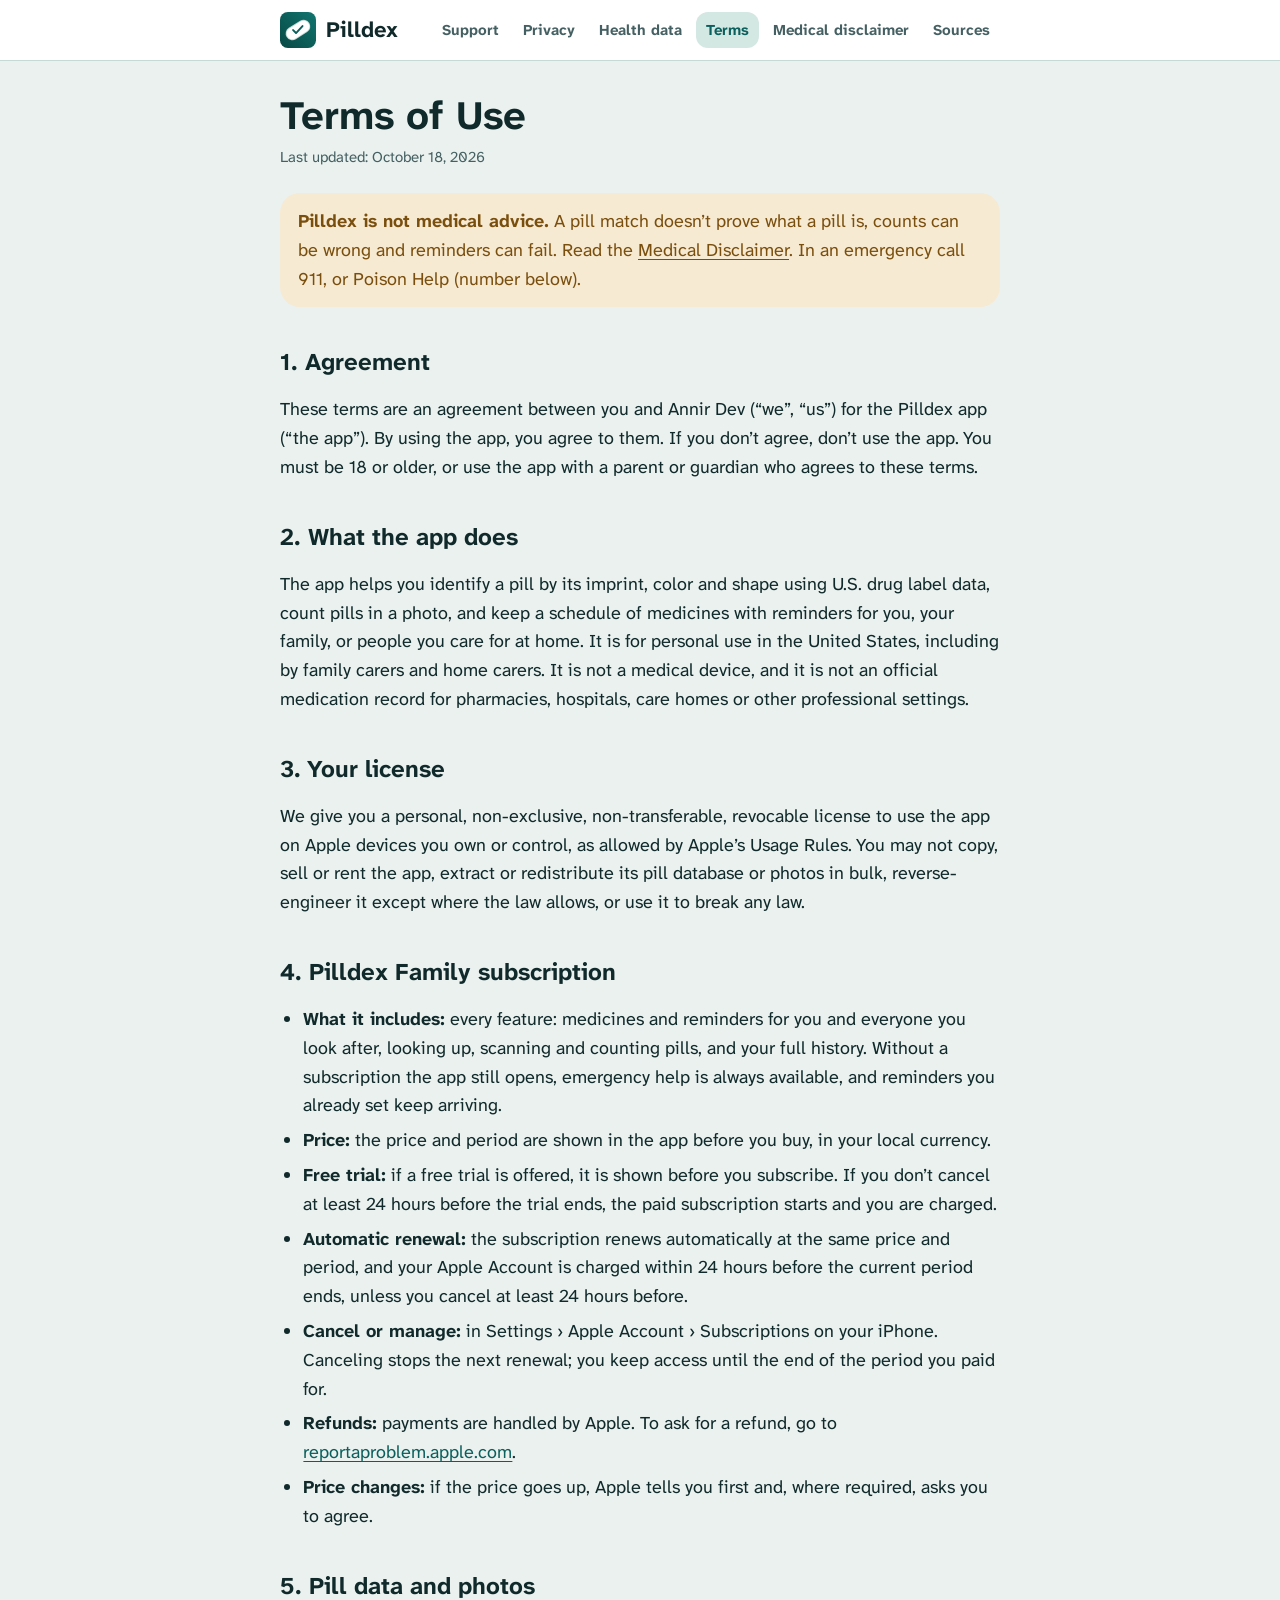
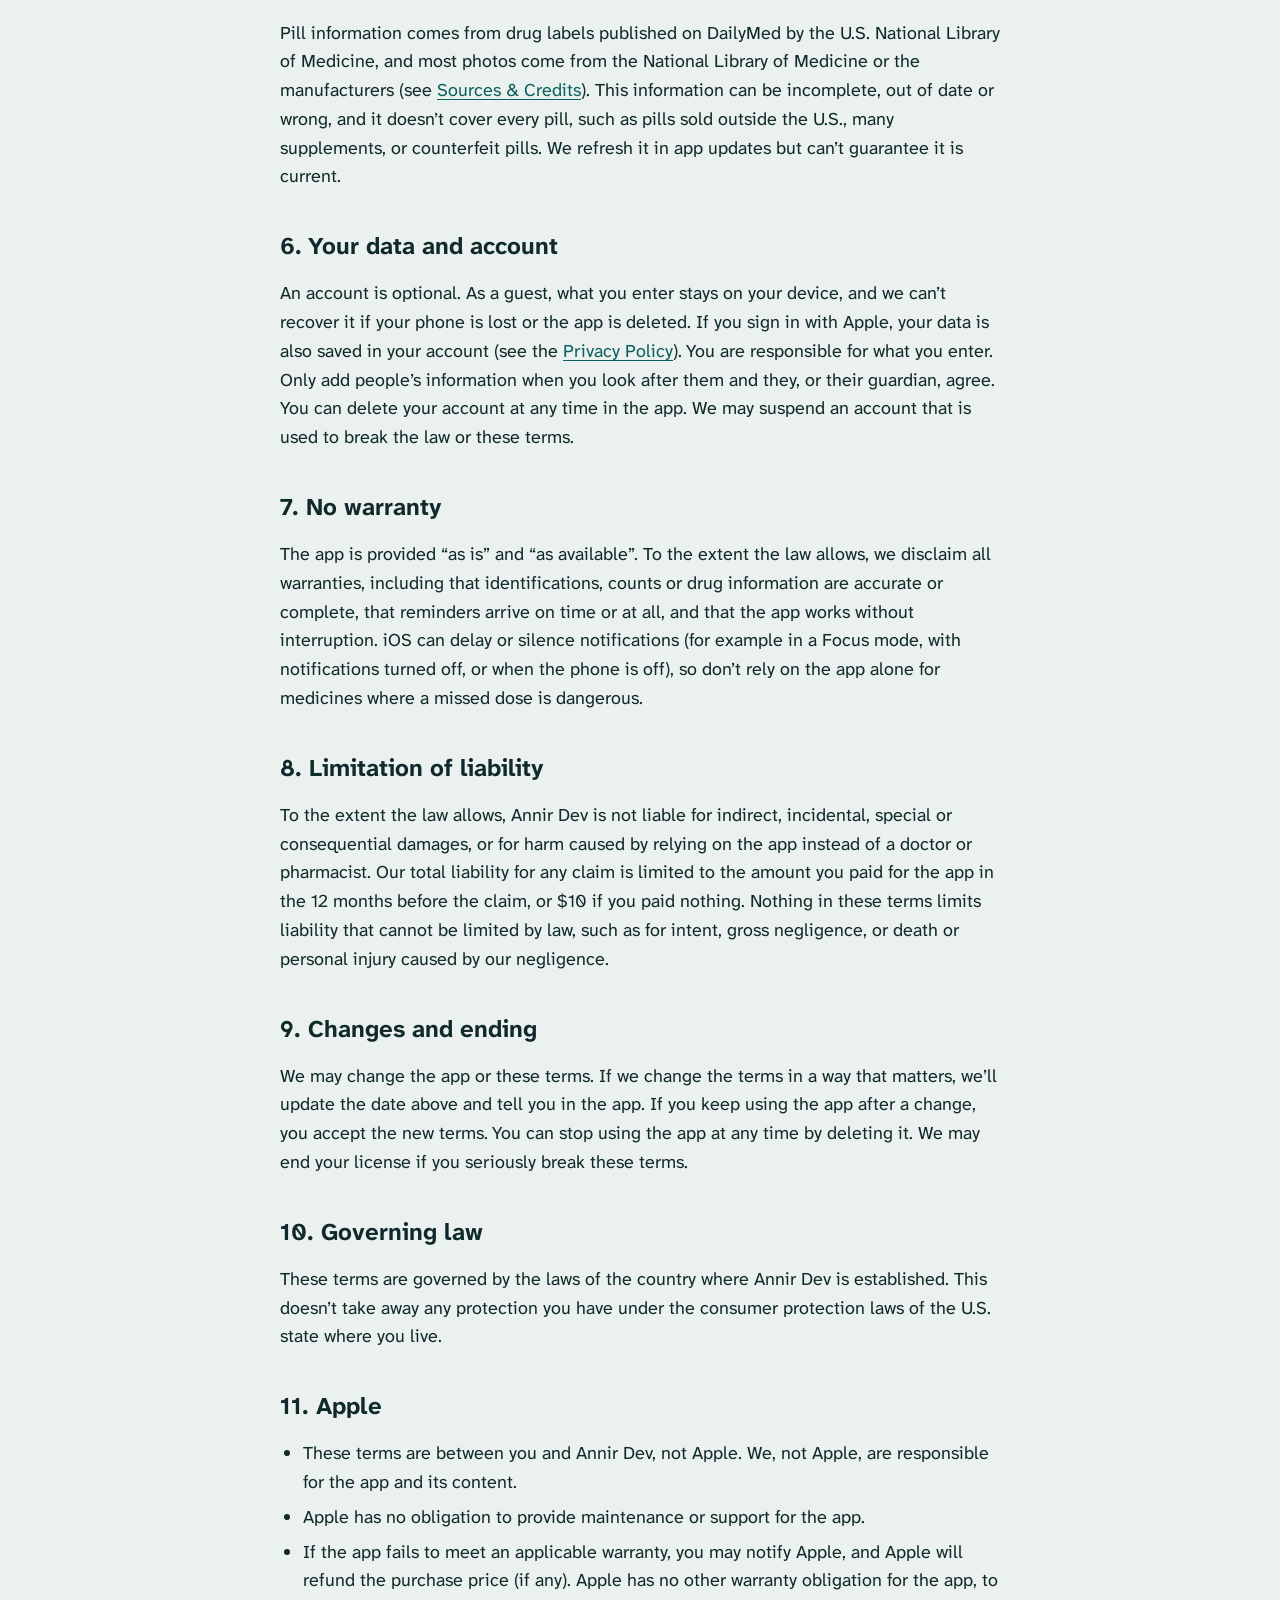
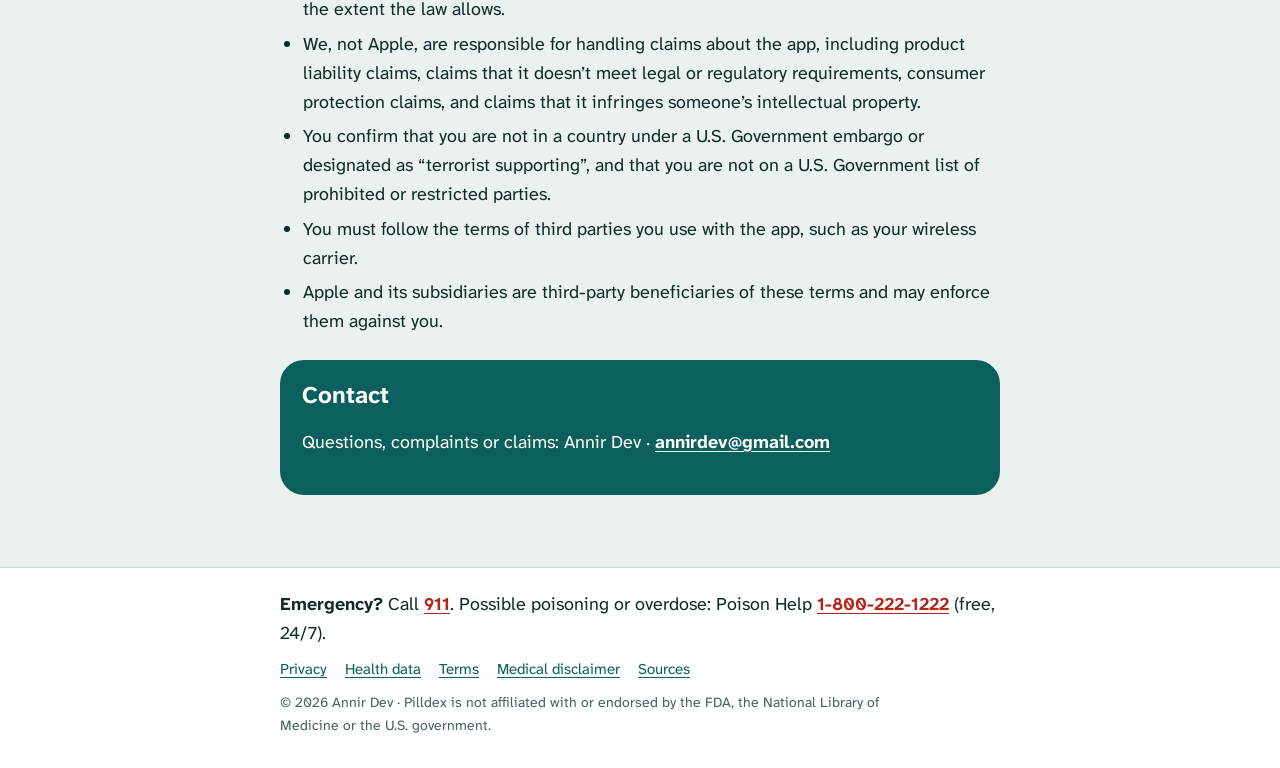
<file: terms.html>
<!doctype html>
<html lang="en">
<head>
<meta charset="utf-8">
<meta name="viewport" content="width=device-width, initial-scale=1, viewport-fit=cover">
<title>Terms of Use · Pilldex</title>
<meta name="description" content="The terms for using Pilldex, including the Pilldex Family subscription.">
<link rel="stylesheet" href="assets/styles.css">
<link rel="icon" href="assets/icon.svg" type="image/svg+xml">
</head>
<body>
<a class="skip" href="#main">Skip to content</a>
<header class="top">
  <div class="wrap top-row">
    <a class="brand" href="index.html" aria-label="Pilldex home">
      <img src="assets/icon.svg" alt="" width="36" height="36">
      <span>Pilldex</span>
    </a>
    <nav aria-label="Pages">
      <a href="index.html">Support</a>
      <a href="privacy.html">Privacy</a>
      <a href="health-data.html">Health data</a>
      <a href="terms.html" aria-current="page">Terms</a>
      <a href="medical-disclaimer.html">Medical disclaimer</a>
      <a href="sources.html">Sources</a>
    </nav>
  </div>
</header>
<main id="main" class="wrap">
<h1>Terms of Use</h1>
<p class="updated">Last updated: October 18, 2026</p>

<div class="warn">
  <strong>Pilldex is not medical advice.</strong> A pill match doesn’t prove what a pill is, counts can be wrong and
  reminders can fail. Read the <a href="medical-disclaimer.html">Medical Disclaimer</a>. In an emergency call 911,
  or Poison Help (number below).
</div>

<h2>1. Agreement</h2>
<p>These terms are an agreement between you and Annir Dev (“we”, “us”) for the Pilldex app (“the app”). By using
  the app, you agree to them. If you don’t agree, don’t use the app. You must be 18 or older, or use the app with a
  parent or guardian who agrees to these terms.</p>

<h2>2. What the app does</h2>
<p>The app helps you identify a pill by its imprint, color and shape using U.S. drug label data, count pills in a photo,
  and keep a schedule of medicines with reminders for you, your family, or people you care for at home. It is for
  personal use in the United States, including by family carers and home carers. It is not a medical device, and it is not an official medication record for pharmacies, hospitals,
  care homes or other professional settings.</p>

<h2>3. Your license</h2>
<p>We give you a personal, non-exclusive, non-transferable, revocable license to use the app on Apple devices you own
  or control, as allowed by Apple’s Usage Rules. You may not copy, sell or rent the app, extract or redistribute its
  pill database or photos in bulk, reverse-engineer it except where the law allows, or use it to break any law.</p>

<h2>4. Pilldex Family subscription</h2>
<ul>
  <li><strong>What it includes:</strong> every feature: medicines and reminders for you and everyone you look after,
    looking up, scanning and counting pills, and your full history. Without a subscription the app still opens,
    emergency help is always available, and reminders you already set keep arriving.</li>
  <li><strong>Price:</strong> the price and period are shown in the app before you buy, in your local currency.</li>
  <li><strong>Free trial:</strong> if a free trial is offered, it is shown before you subscribe. If you don’t cancel at
    least 24 hours before the trial ends, the paid subscription starts and you are charged.</li>
  <li><strong>Automatic renewal:</strong> the subscription renews automatically at the same price and period, and your
    Apple Account is charged within 24 hours before the current period ends, unless you cancel at least 24 hours before.</li>
  <li><strong>Cancel or manage:</strong> in Settings › Apple Account › Subscriptions on your iPhone. Canceling stops the next
    renewal; you keep access until the end of the period you paid for.</li>
  <li><strong>Refunds:</strong> payments are handled by Apple. To ask for a refund, go to
    <a href="https://reportaproblem.apple.com">reportaproblem.apple.com</a>.</li>
  <li><strong>Price changes:</strong> if the price goes up, Apple tells you first and, where required, asks you to agree.</li>
</ul>

<h2>5. Pill data and photos</h2>
<p>Pill information comes from drug labels published on DailyMed by the U.S. National Library of Medicine, and most
  photos come from the National Library of Medicine or the manufacturers (see <a href="sources.html">Sources &amp; Credits</a>).
  This information can be incomplete, out of date or wrong, and it doesn’t cover every pill, such as pills sold outside
  the U.S., many supplements, or counterfeit pills. We refresh it in app updates but can’t guarantee it is current.</p>

<h2>6. Your data and account</h2>
<p>An account is optional. As a guest, what you enter stays on your device, and we can’t recover it if your phone is lost
  or the app is deleted. If you sign in with Apple, your data is also saved in your account (see the
  <a href="privacy.html">Privacy Policy</a>). You are responsible for what you enter. Only add people’s information when you look after them and
  they, or their guardian, agree. You can delete your account at any time in the app. We may suspend an account that is
  used to break the law or these terms.</p>

<h2>7. No warranty</h2>
<p>The app is provided “as is” and “as available”. To the extent the law allows, we disclaim all warranties, including that
  identifications, counts or drug information are accurate or complete, that reminders arrive on time or at all, and that
  the app works without interruption. iOS can delay or silence notifications (for example in a Focus mode, with
  notifications turned off, or when the phone is off), so don’t rely on the app alone for medicines where a missed dose
  is dangerous.</p>

<h2>8. Limitation of liability</h2>
<p>To the extent the law allows, Annir Dev is not liable for indirect, incidental, special or consequential damages,
  or for harm caused by relying on the app instead of a doctor or pharmacist. Our total liability for any claim is limited
  to the amount you paid for the app in the 12 months before the claim, or $10 if you paid nothing. Nothing in these terms
  limits liability that cannot be limited by law, such as for intent, gross negligence, or death or personal injury
  caused by our negligence.</p>

<h2>9. Changes and ending</h2>
<p>We may change the app or these terms. If we change the terms in a way that matters, we’ll update the date above and
  tell you in the app. If you keep using the app after a change, you accept the new terms. You can stop using the app at
  any time by deleting it. We may end your license if you seriously break these terms.</p>

<h2>10. Governing law</h2>
<p>These terms are governed by the laws of the country where Annir Dev is established. This doesn’t take away any
  protection you have under the consumer protection laws of the U.S. state where you live.</p>

<h2>11. Apple</h2>
<ul>
  <li>These terms are between you and Annir Dev, not Apple. We, not Apple, are responsible for the app and its content.</li>
  <li>Apple has no obligation to provide maintenance or support for the app.</li>
  <li>If the app fails to meet an applicable warranty, you may notify Apple, and Apple will refund the purchase price
    (if any). Apple has no other warranty obligation for the app, to the extent the law allows.</li>
  <li>We, not Apple, are responsible for handling claims about the app, including product liability claims, claims that it
    doesn’t meet legal or regulatory requirements, consumer protection claims, and claims that it infringes someone’s
    intellectual property.</li>
  <li>You confirm that you are not in a country under a U.S. Government embargo or designated as “terrorist supporting”,
    and that you are not on a U.S. Government list of prohibited or restricted parties.</li>
  <li>You must follow the terms of third parties you use with the app, such as your wireless carrier.</li>
  <li>Apple and its subsidiaries are third-party beneficiaries of these terms and may enforce them against you.</li>
</ul>

<div class="contact">
  <h2>Contact</h2>
  <p>Questions, complaints or claims: Annir Dev · <a href="mailto:annirdev@gmail.com">annirdev@gmail.com</a></p>
</div>
</main>
<footer class="foot">
  <div class="wrap foot-row">
    <p class="emergency"><strong>Emergency?</strong> Call <a href="tel:911">911</a>.
      Possible poisoning or overdose: Poison Help <a href="tel:18002221222">1-800-222-1222</a> (free, 24/7).</p>
    <nav aria-label="Legal">
      <a href="privacy.html">Privacy</a>
      <a href="health-data.html">Health data</a>
      <a href="terms.html" aria-current="page">Terms</a>
      <a href="medical-disclaimer.html">Medical disclaimer</a>
      <a href="sources.html">Sources</a>
    </nav>
    <p class="small">© 2026 Annir Dev · Pilldex is not affiliated with or endorsed by the FDA,
      the National Library of Medicine or the U.S. government.</p>
  </div>
</footer>
</body>
</html>
</file>
<file: assets/styles.css>
/* Sea Glass, like the app: calm teal on pale green-grey, Atkinson Hyperlegible Next.
   One reading column; legal text at a comfortable ~68 characters. */
@font-face {
  font-family: "Atkinson Hyperlegible Next";
  src: url("fonts/AtkinsonHyperlegibleNext_400Regular.ttf") format("truetype");
  font-weight: 400;
  font-display: swap;
}
@font-face {
  font-family: "Atkinson Hyperlegible Next";
  src: url("fonts/AtkinsonHyperlegibleNext_700Bold.ttf") format("truetype");
  font-weight: 700;
  font-display: swap;
}

:root {
  --bg: #eaf1ef;
  --surface: #ffffff;
  --tint: #d3e7e3;
  --line: #c6dad5;
  --ink: #10292a;
  --muted: #456062;
  --accent: #0b5f5c;
  --accent-ink: #ffffff;
  --warn-bg: #f7ead2;
  --warn: #7a4f0e;
  --danger: #b3261e;
  --font: "Atkinson Hyperlegible Next", -apple-system, "Segoe UI", Verdana, sans-serif;
  color-scheme: light;
}
@media (prefers-color-scheme: dark) {
  :root {
    --bg: #0d1817;
    --surface: #162523;
    --tint: #1c302d;
    --line: #29403c;
    --ink: #e4efed;
    --muted: #a3bbb7;
    --accent: #5cc2b4;
    --accent-ink: #08201e;
    --warn-bg: #33290f;
    --warn: #e8c27a;
    --danger: #f08b7f;
    color-scheme: dark;
  }
}

* { box-sizing: border-box; }
html { -webkit-text-size-adjust: 100%; }
body {
  margin: 0;
  background: var(--bg);
  color: var(--ink);
  font: 18px/1.6 var(--font);
}
.wrap { max-width: 760px; margin: 0 auto; padding-inline: 20px; }
a { color: var(--accent); text-underline-offset: 3px; }
a:focus-visible { outline: 3px solid var(--accent); outline-offset: 2px; border-radius: 6px; }
.skip { position: absolute; left: -999px; }
.skip:focus { left: 12px; top: 12px; background: var(--surface); padding: 8px 12px; border-radius: 10px; z-index: 2; }

/* Header */
.top { background: var(--surface); border-bottom: 1px solid var(--line); }
.top-row { display: flex; flex-wrap: wrap; align-items: center; justify-content: space-between; gap: 10px 20px; padding-block: 12px; }
.brand { display: flex; align-items: center; gap: 10px; color: var(--ink); text-decoration: none; font-weight: 700; font-size: 22px; }
.top nav { display: flex; flex-wrap: wrap; gap: 4px; }
.top nav a { color: var(--muted); text-decoration: none; font-size: 15px; font-weight: 700; padding: 6px 10px; border-radius: 12px; }
.top nav a:hover { background: var(--tint); color: var(--ink); }
.top nav a[aria-current="page"] { background: var(--tint); color: var(--accent); }

/* Content */
main { padding-block: 32px 48px; }
h1 { font-size: clamp(30px, 6vw, 40px); line-height: 1.15; margin: 0 0 6px; text-wrap: balance; }
h2 { font-size: 24px; line-height: 1.25; margin: 40px 0 8px; text-wrap: balance; }
h3 { font-size: 19px; margin: 24px 0 4px; }
p, li { max-width: 68ch; }
ul, ol { padding-left: 1.3em; }
li + li { margin-top: 6px; }
.updated { color: var(--muted); font-size: 15px; margin: 0 0 24px; }
.lede { font-size: 20px; color: var(--muted); margin-top: 0; }

.summary {
  background: var(--surface);
  border-radius: 24px;
  padding: 18px 22px;
  margin: 20px 0 8px;
}
.summary h2 { margin-top: 0; font-size: 20px; }
.summary ul { margin: 8px 0 0; }

.note { background: var(--tint); border-radius: 20px; padding: 14px 18px; margin: 18px 0; }
.warn { background: var(--warn-bg); color: var(--warn); border-radius: 20px; padding: 14px 18px; margin: 18px 0; }
.warn strong, .warn a { color: inherit; }

.cards { display: grid; grid-template-columns: repeat(auto-fit, minmax(210px, 1fr)); gap: 12px; margin: 20px 0; }
.card { background: var(--surface); border-radius: 22px; padding: 16px 18px; }
.card h3 { margin: 0 0 4px; }
.card p { margin: 0; color: var(--muted); font-size: 16px; }

.contact { background: var(--accent); color: var(--accent-ink); border-radius: 24px; padding: 20px 22px; margin: 24px 0; }
.contact a { color: var(--accent-ink); font-weight: 700; }
.contact h2 { margin: 0 0 6px; }

details { background: var(--surface); border-radius: 18px; padding: 4px 18px; margin: 10px 0; }
summary { cursor: pointer; font-weight: 700; padding: 12px 0; }
summary:focus-visible { outline: 3px solid var(--accent); outline-offset: 2px; border-radius: 6px; }
details[open] { padding-bottom: 12px; }

.table-wrap { overflow-x: auto; background: var(--surface); border-radius: 18px; margin: 16px 0; }
table { border-collapse: collapse; width: 100%; font-size: 16px; }
th, td { text-align: left; padding: 10px 14px; border-bottom: 1px solid var(--line); vertical-align: top; }
th { background: var(--tint); }
tr:last-child td { border-bottom: 0; }
td.num { font-variant-numeric: tabular-nums; white-space: nowrap; }

/* Footer */
.foot { background: var(--surface); border-top: 1px solid var(--line); padding-block: 22px 32px; }
.foot-row { display: grid; gap: 10px; }
.foot nav { display: flex; flex-wrap: wrap; gap: 6px 18px; font-size: 15px; }
.emergency { margin: 0; }
.emergency a { font-weight: 700; color: var(--danger); }
.small { color: var(--muted); font-size: 14px; margin: 0; }

@media (prefers-reduced-motion: reduce) { * { scroll-behavior: auto; } }
</file>
